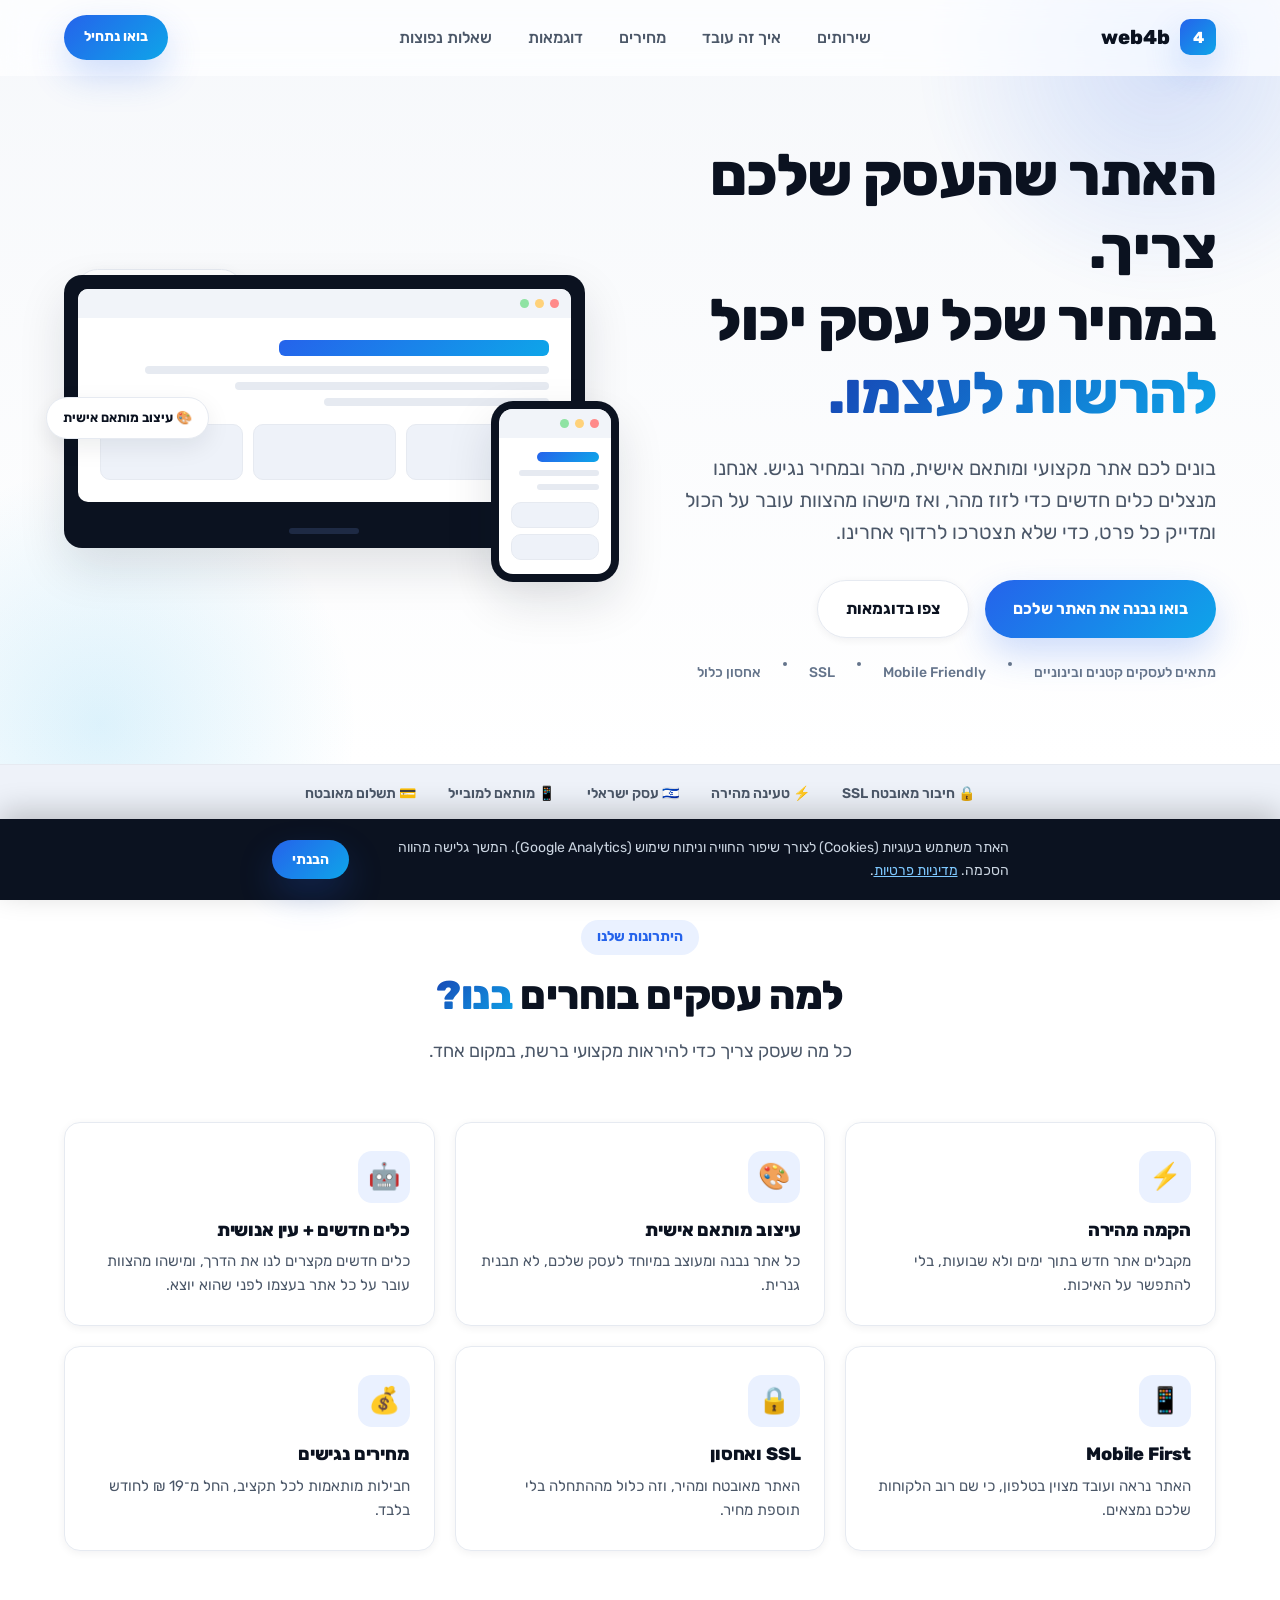
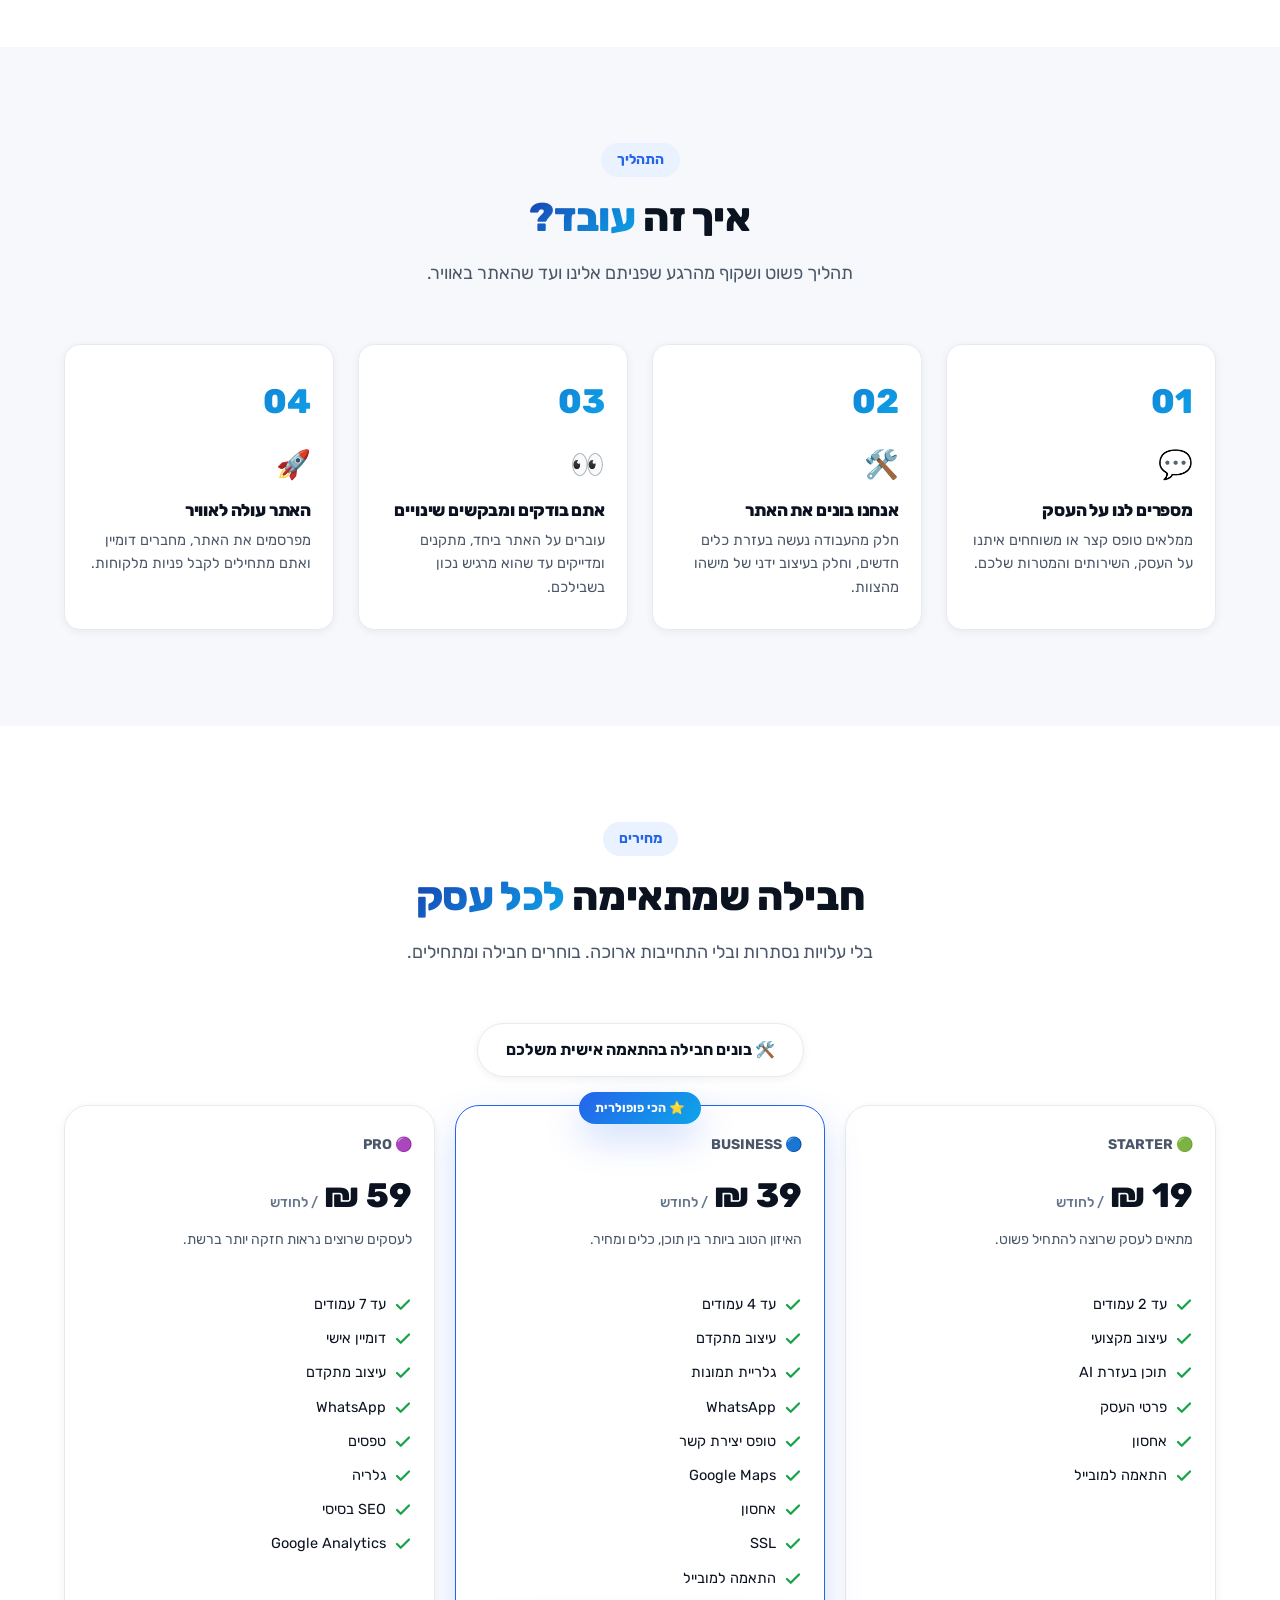
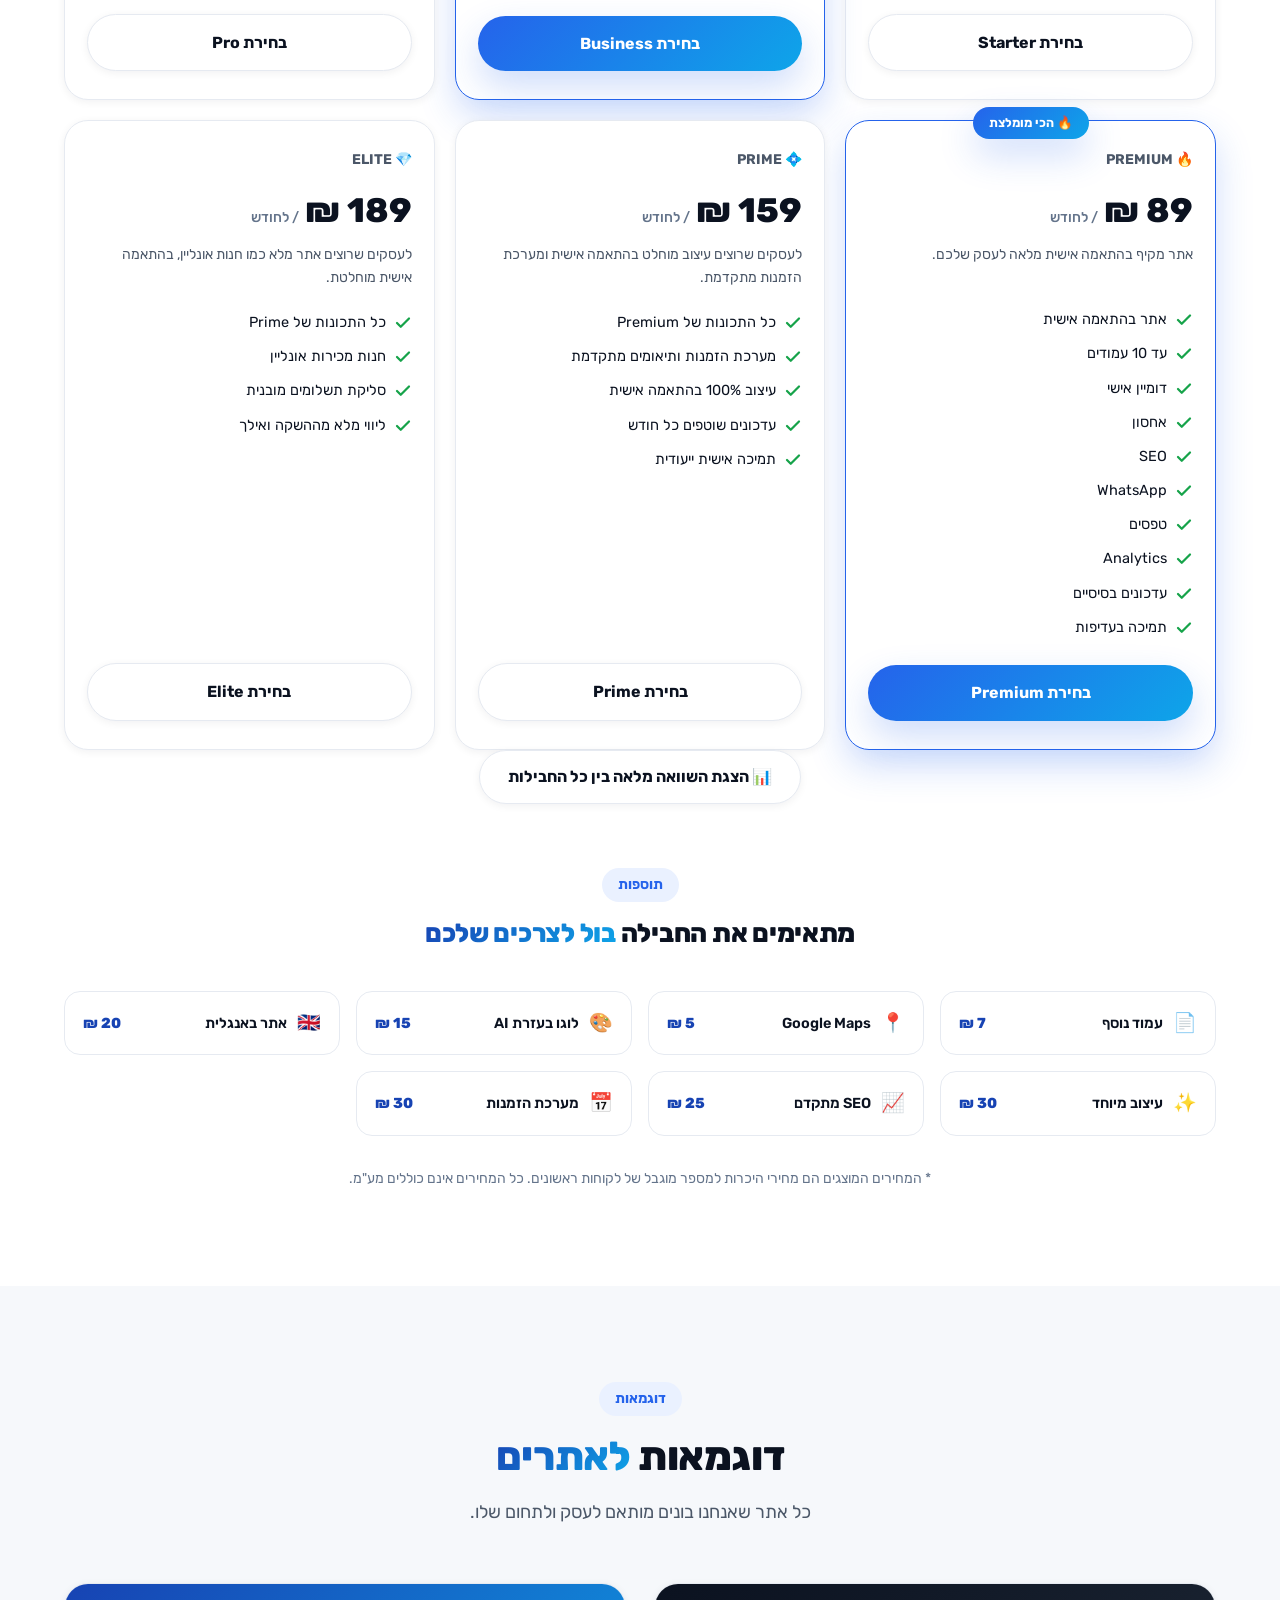
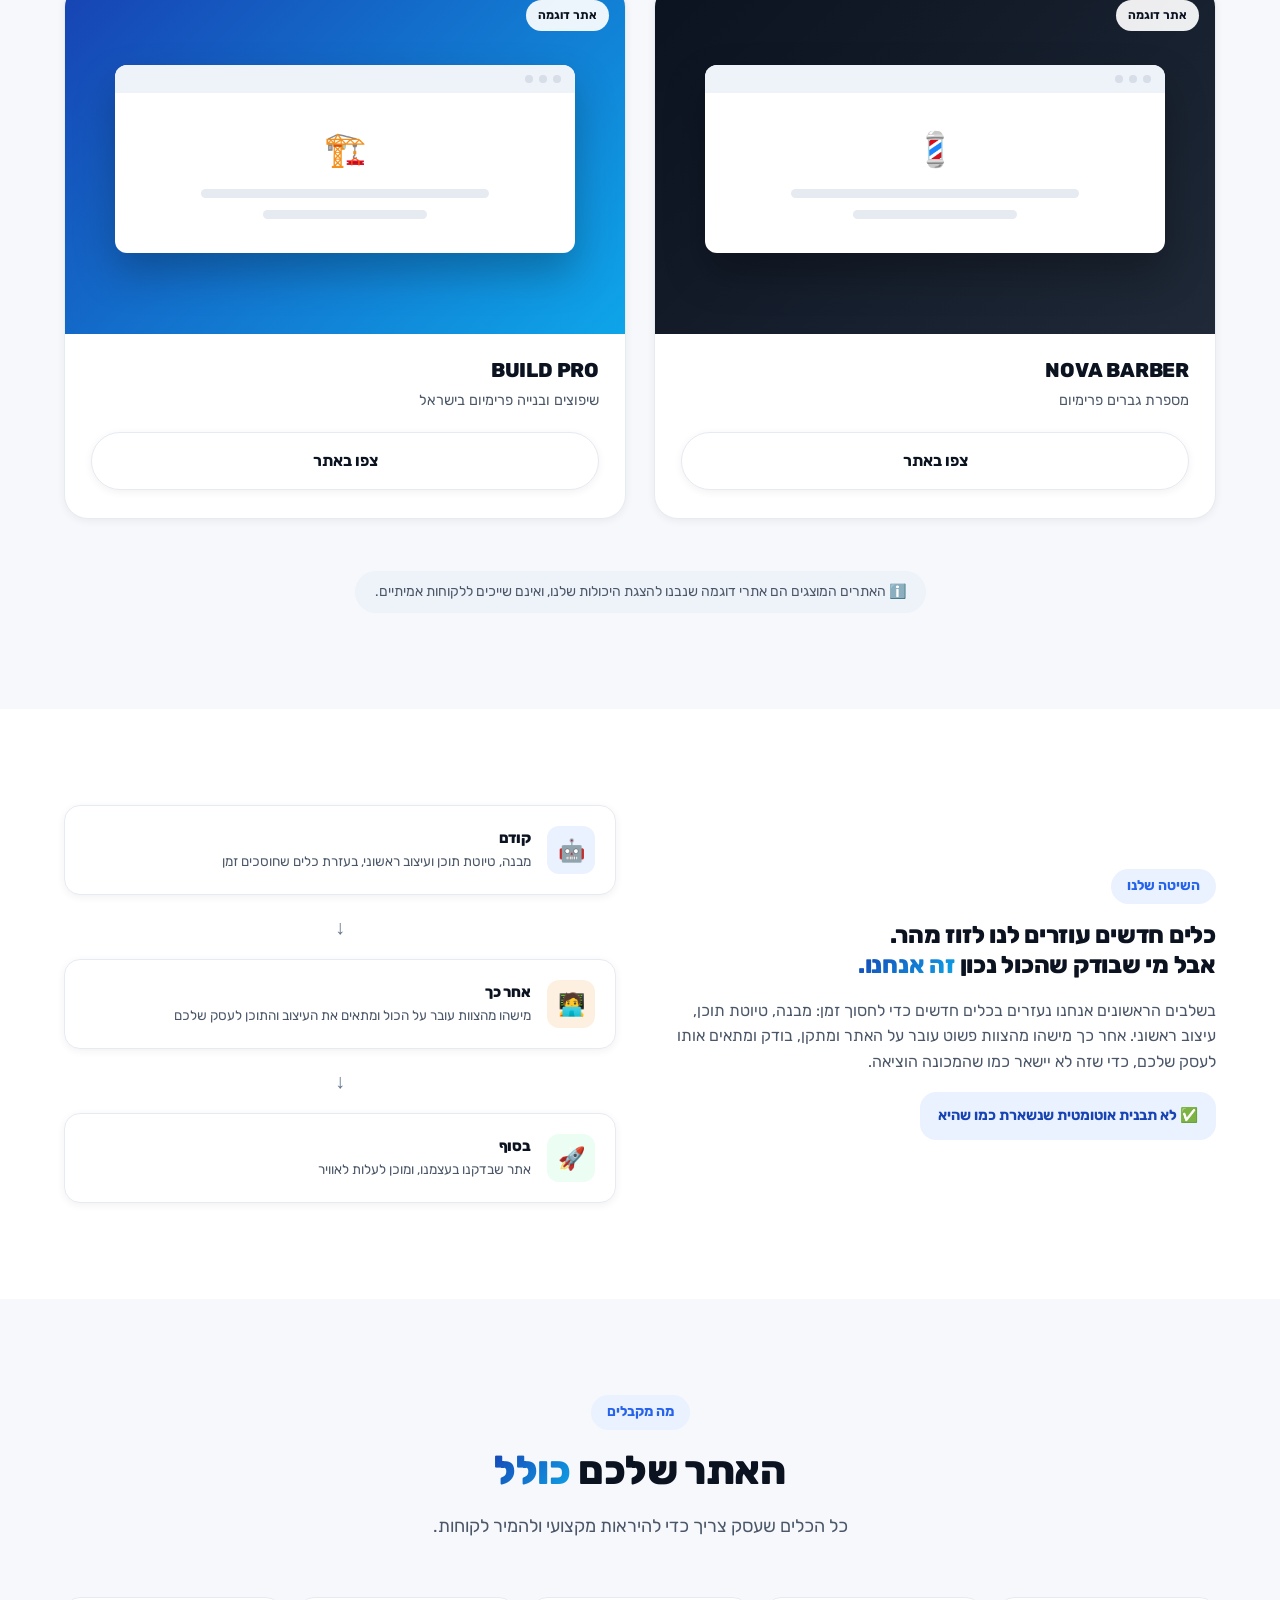
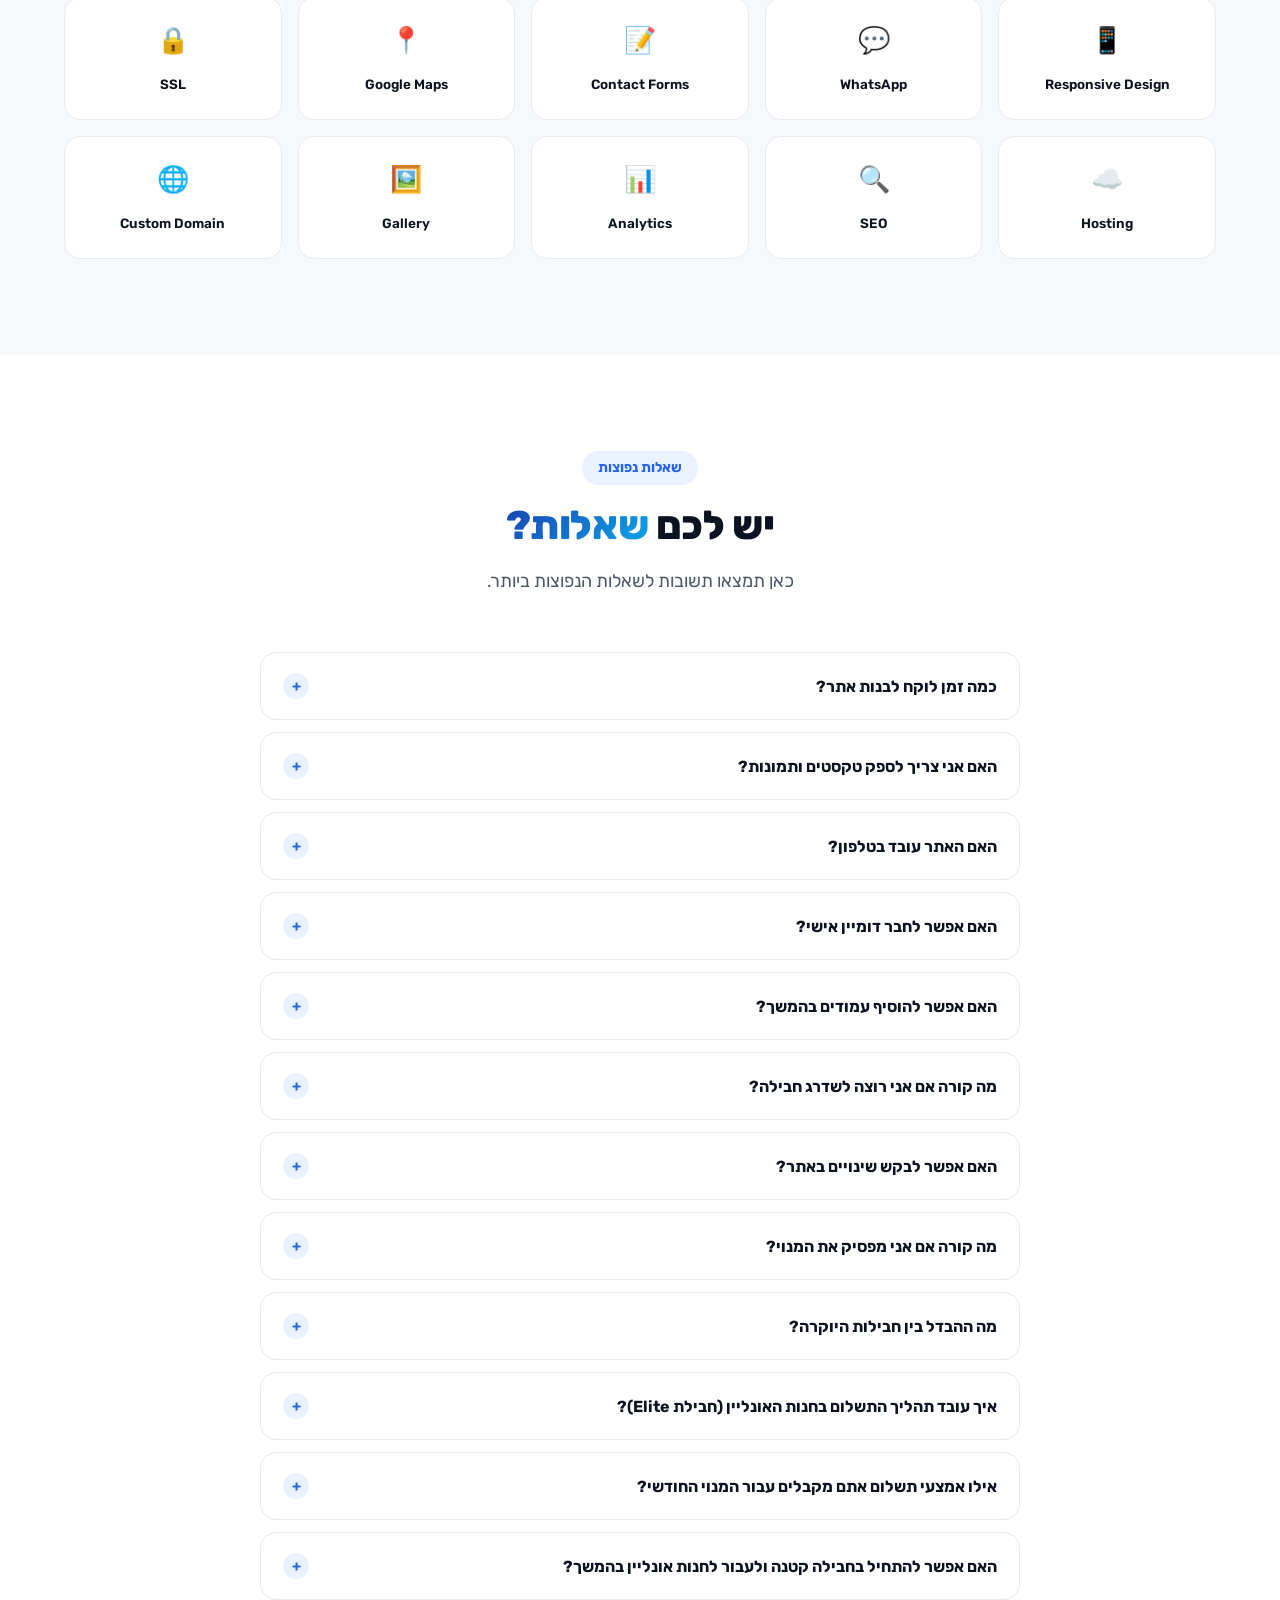
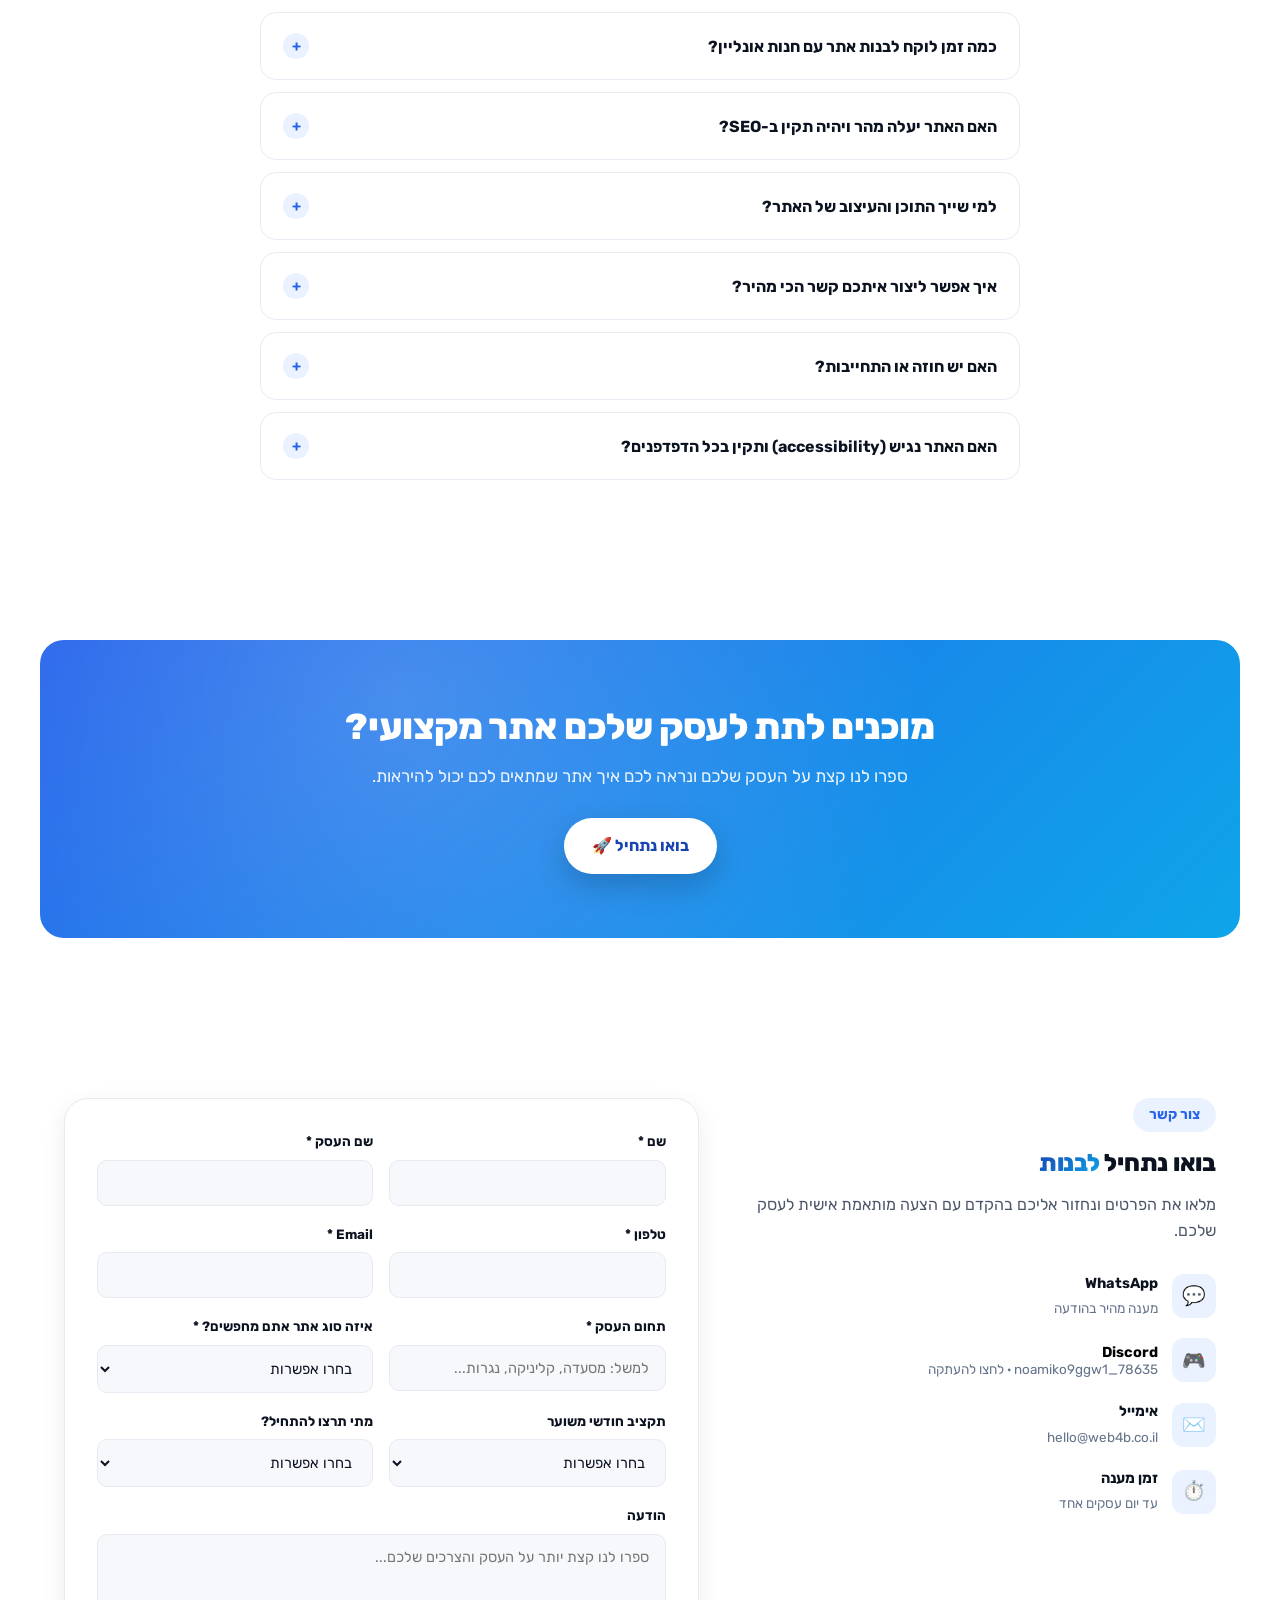
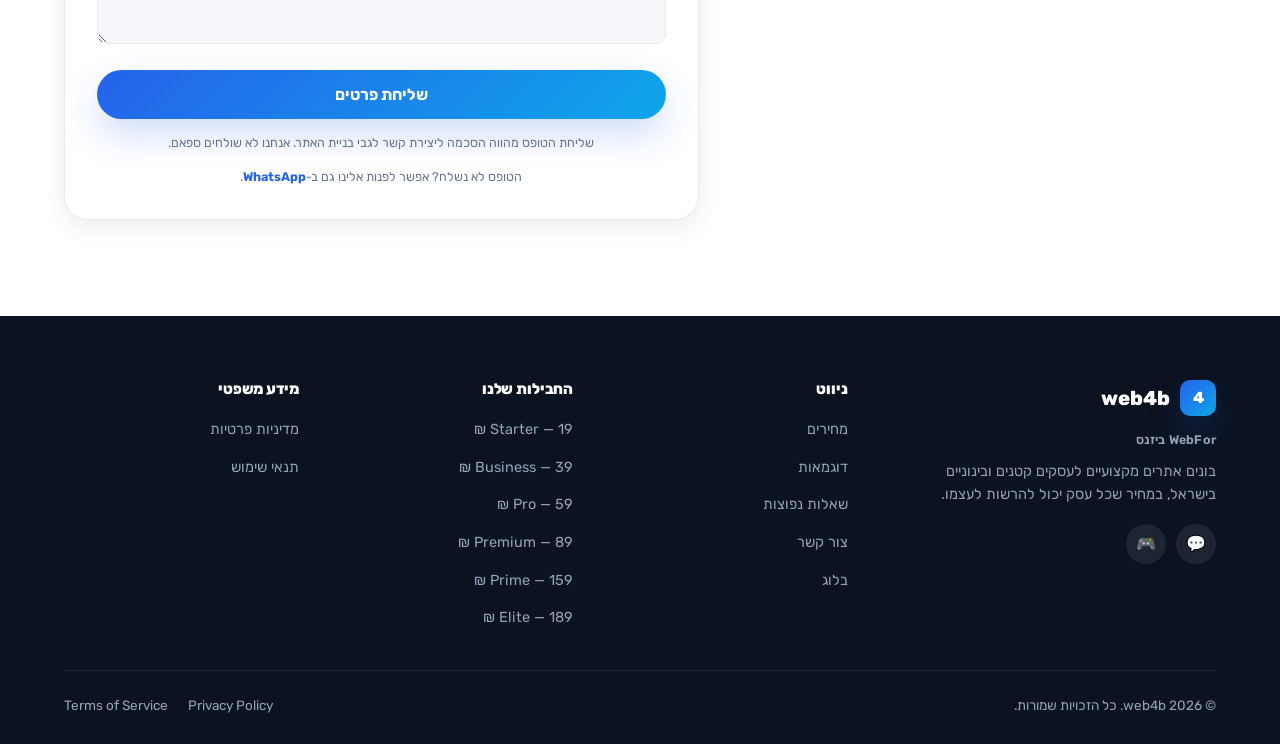
<file: index.html>
<!DOCTYPE html>
<html lang="he" dir="rtl">
<head>
<link rel="preconnect" href="https://www.googletagmanager.com">
<link rel="preconnect" href="https://www.google-analytics.com">
<!-- Google tag (gtag.js) -->
<script async src="https://www.googletagmanager.com/gtag/js?id=G-R5BKB7G1ZN"></script>
<script>
  window.dataLayer = window.dataLayer || [];
  function gtag(){dataLayer.push(arguments);}
  gtag('js', new Date());

  gtag('config', 'G-R5BKB7G1ZN');
</script>
<script>document.documentElement.classList.add('js');</script>
<meta name="google-site-verification" content="627lhtb9N9b5PJyWf_SXw7WtoIRYFucgPKb1ljhiiQE" />
<meta charset="UTF-8">
<meta name="viewport" content="width=device-width, initial-scale=1, viewport-fit=cover">
<title>אתרים מקצועיים לעסקים | web4b</title>
<meta name="description" content="בניית אתרים מקצועיים לעסקים בעזרת AI + עיצוב והתאמה אישיים. חבילות החל מ־19 ₪ לחודש.">
<meta name="keywords" content="בניית אתרים, אתר לעסק, אתר עם AI, אתר קטן ובינוני, בניית אתרים בעברית, אתר תדמית">
<meta name="author" content="web4b">
<link rel="canonical" href="https://trjgjfndjgfd.github.io/">

<!-- Open Graph -->
<meta property="og:type" content="website">
<meta property="og:locale" content="he_IL">
<meta property="og:title" content="אתרים מקצועיים לעסקים | web4b">
<meta property="og:description" content="בניית אתרים מקצועיים לעסקים בעזרת AI + עיצוב והתאמה אישיים. חבילות החל מ־19 ₪ לחודש.">
<meta property="og:image" content="/assets/og-image.svg">
<meta property="og:site_name" content="web4b">

<meta name="twitter:card" content="summary_large_image">
<meta name="twitter:title" content="אתרים מקצועיים לעסקים | web4b">
<meta name="twitter:description" content="בניית אתרים מקצועיים לעסקים בעזרת AI + עיצוב והתאמה אישיים. חבילות החל מ־19 ₪ לחודש.">

<link rel="icon" type="image/svg+xml" href="/assets/favicon.svg">
<link rel="apple-touch-icon" href="/assets/apple-touch-icon.png">
<link rel="manifest" href="/manifest.json">
<meta name="theme-color" content="#2563eb">
<meta name="mobile-web-app-capable" content="yes">
<meta name="apple-mobile-web-app-capable" content="yes">
<meta name="apple-mobile-web-app-status-bar-style" content="default">
<meta name="apple-mobile-web-app-title" content="web4b">

<link rel="preconnect" href="https://fonts.googleapis.com">
<link rel="preconnect" href="https://fonts.gstatic.com" crossorigin>
<link href="https://fonts.googleapis.com/css2?family=Rubik:wght@400;500;600;700;800&display=swap" rel="stylesheet">

<link rel="stylesheet" href="/css/style.min.css">

<script type="application/ld+json">
{
  "@context": "https://schema.org",
  "@type": "ProfessionalService",
  "name": "web4b",
  "alternateName": "WebFor ביזנס",
  "description": "בניית אתרים מקצועיים לעסקים קטנים ובינוניים בישראל בעזרת AI ועיצוב אנושי.",
  "areaServed": "IL",
  "priceRange": "19-89 ILS",
  "url": "https://trjgjfndjgfd.github.io/"
}
</script>
<script type="application/ld+json">
{
  "@context": "https://schema.org",
  "@type": "FAQPage",
  "mainEntity": [
    {
      "@type": "Question",
      "name": "כמה זמן לוקח לבנות אתר?",
      "acceptedAnswer": {
        "@type": "Answer",
        "text": "בדרך כלל בין 3 ל־7 ימי עבודה, בהתאם לחבילה ולכמות התוכן שנקבל מכם."
      }
    },
    {
      "@type": "Question",
      "name": "האם אני צריך לספק טקסטים ותמונות?",
      "acceptedAnswer": {
        "@type": "Answer",
        "text": "לא חייבים. אם יש לכם חומרים נשתמש בהם, ואם אין - נכתוב עבורכם תוכן מקצועי ונתאים אותו לעסק."
      }
    },
    {
      "@type": "Question",
      "name": "האם האתר עובד בטלפון?",
      "acceptedAnswer": {
        "@type": "Answer",
        "text": "כן, וזה למעשה המקום שאנחנו מתמקדים בו הכי הרבה - כי רוב הלקוחות שלכם יגיעו לאתר מהטלפון. אנחנו בודקים את זה בפועל, לא רק מסתמכים על ההנחה."
      }
    },
    {
      "@type": "Question",
      "name": "האם אפשר לחבר דומיין אישי?",
      "acceptedAnswer": {
        "@type": "Answer",
        "text": "כן, דומיין אישי כלול בחבילות Pro ו-Premium, וניתן להוסיפו גם לחבילות אחרות בתוספת תשלום."
      }
    },
    {
      "@type": "Question",
      "name": "האם אפשר להוסיף עמודים בהמשך?",
      "acceptedAnswer": {
        "@type": "Answer",
        "text": "כן, אפשר להוסיף עמודים בכל שלב, בתוספת תשלום קטנה לעמוד."
      }
    },
    {
      "@type": "Question",
      "name": "מה קורה אם אני רוצה לשדרג חבילה?",
      "acceptedAnswer": {
        "@type": "Answer",
        "text": "אפשר לשדרג בכל רגע. נשלים עבורכם את מה שחסר בחבילה החדשה ונעביר אתכם אליה בלי לאבד תוכן קיים."
      }
    },
    {
      "@type": "Question",
      "name": "האם אפשר לבקש שינויים באתר?",
      "acceptedAnswer": {
        "@type": "Answer",
        "text": "כן. לפני העלייה לאוויר יש סבב בדיקה ותיקונים, ולאחר מכן ניתן לבקש עדכונים בהתאם לחבילה."
      }
    },
    {
      "@type": "Question",
      "name": "מה קורה אם אני מפסיק את המנוי?",
      "acceptedAnswer": {
        "@type": "Answer",
        "text": "אין התחייבות לטווח ארוך. אם תפסיקו את המנוי, האתר יורד מהאוויר אך התוכן נשמר לתקופה מוגבלת למקרה שתרצו לחזור."
      }
    },
    {
      "@type": "Question",
      "name": "מה ההבדל בין חבילות היוקרה?",
      "acceptedAnswer": {
        "@type": "Answer",
        "text": "Premium מתאים לאתר תדמית מקיף בהתאמה אישית מלאה. Prime מוסיף עליו מערכת הזמנות ותיאומים מתקדמת ותמיכה ייעודית. Elite מתאים לעסקים שרוצים גם חנות מכירות אונליין מלאה עם סליקת תשלומים מובנית."
      }
    },
    {
      "@type": "Question",
      "name": "איך עובד תהליך התשלום בחנות האונליין (חבילת Elite)?",
      "acceptedAnswer": {
        "@type": "Answer",
        "text": "אנחנו מגדירים לכם מערכת סליקה מאובטחת ישירות בחנות, כך שהלקוחות שלכם משלמים בכרטיס אשראי בבטחה. הכספים עוברים ישירות לחשבון שלכם. אנחנו רק בונים ומגדירים את המערכת בשבילכם, לא מתערבים בכסף עצמו."
      }
    },
    {
      "@type": "Question",
      "name": "אילו אמצעי תשלום אתם מקבלים עבור המנוי החודשי?",
      "acceptedAnswer": {
        "@type": "Answer",
        "text": "כרגע ניתן לשלם את המנוי החודשי באמצעות Bit, PayBox או PayPal. נעדכן בהמשך אם יתווספו אמצעי תשלום נוספים."
      }
    },
    {
      "@type": "Question",
      "name": "האם אפשר להתחיל בחבילה קטנה ולעבור לחנות אונליין בהמשך?",
      "acceptedAnswer": {
        "@type": "Answer",
        "text": "כן. אפשר להתחיל למשל ב-Starter או Business, ובהמשך לשדרג ל-Elite עם חנות אונליין מלאה, בלי לאבד את התוכן והעיצוב שכבר יש."
      }
    },
    {
      "@type": "Question",
      "name": "כמה זמן לוקח לבנות אתר עם חנות אונליין?",
      "acceptedAnswer": {
        "@type": "Answer",
        "text": "אתר עם חנות אונליין (חבילת Elite) דורש הגדרה נוספת של קטלוג מוצרים וסליקה, כך שזמן הבנייה הממוצע הוא כ-7–10 ימי עבודה, בהתאם לכמות המוצרים."
      }
    },
    {
      "@type": "Question",
      "name": "האם האתר יעלה מהר ויהיה תקין ב-SEO?",
      "acceptedAnswer": {
        "@type": "Answer",
        "text": "כל האתרים שלנו נבנים עם קוד נקי ומהיר, תמונות מותאמות וטעינה מהירה, ועם מבנה SEO בסיסי מובנה כדי שתופיעו טוב יותר בתוצאות החיפוש בגוגל."
      }
    },
    {
      "@type": "Question",
      "name": "למי שייך התוכן והעיצוב של האתר?",
      "acceptedAnswer": {
        "@type": "Answer",
        "text": "התוכן והעיצוב שייכים לעסק שלכם, בתנאי שהשירות שולם במלואו. הפרטים המדויקים בתנאי השימוש."
      }
    },
    {
      "@type": "Question",
      "name": "איך אפשר ליצור איתכם קשר הכי מהיר?",
      "acceptedAnswer": {
        "@type": "Answer",
        "text": "הדרך הכי מהירה היא טופס יצירת הקשר באתר או פנייה בדיסקורד. אנחנו משתדלים לחזור עד יום עסקים אחד."
      }
    },
    {
      "@type": "Question",
      "name": "האם יש חוזה או התחייבות?",
      "acceptedAnswer": {
        "@type": "Answer",
        "text": "אין חוזה או התחייבות לטווח ארוך. כל החבילות הן מנוי חודשי שאפשר להפסיק בכל עת."
      }
    },
    {
      "@type": "Question",
      "name": "האם האתר נגיש (accessibility) ותקין בכל הדפדפנים?",
      "acceptedAnswer": {
        "@type": "Answer",
        "text": "כן. אנחנו בונים עם עקרונות נגישות בסיסיים, כמו ניגודיות צבעים תקינה וניווט מקלדת, והאתר נבדק ומותאם לדפדפנים המרכזיים ולמובייל."
      }
    }
  ]
}
</script>
</head>
<body>
<a href="#main" class="skip-link">דלגו לתוכן הראשי</a>

<!-- ================= NAVBAR ================= -->
<header class="navbar" id="navbar">
  <div class="container">
    <a href="#top" class="logo">
      <span class="logo-mark">4</span>
      web4b
    </a>

    <nav class="nav-links" aria-label="ניווט ראשי">
      <a href="#features">שירותים</a>
      <a href="#how">איך זה עובד</a>
      <a href="#pricing">מחירים</a>
      <a href="#portfolio">דוגמאות</a>
      <a href="#faq">שאלות נפוצות</a>
    </nav>

    <div class="nav-actions">
      <a href="#contact" class="btn btn-primary btn-sm nav-cta">בואו נתחיל</a>
      <button class="hamburger" id="hamburger" aria-label="פתיחת תפריט" aria-expanded="false" aria-controls="mobile-menu">
        <span></span><span></span><span></span>
      </button>
    </div>
  </div>
</header>

<nav class="mobile-menu" id="mobile-menu" aria-label="ניווט מובייל">
  <a href="#features">שירותים</a>
  <a href="#how">איך זה עובד</a>
  <a href="#pricing">מחירים</a>
  <a href="#portfolio">דוגמאות</a>
  <a href="#faq">שאלות נפוצות</a>
  <a href="#contact" class="btn btn-primary btn-block">בואו נתחיל</a>
</nav>

<main id="main">

<!-- ================= HERO ================= -->
<section class="hero" id="top">
  <div class="container">
    <div class="hero-content reveal">
      <h1 class="hero-title">האתר שהעסק שלכם צריך.<br>במחיר שכל עסק יכול <span class="text-gradient">להרשות לעצמו.</span></h1>
      <p class="hero-sub">בונים לכם אתר מקצועי ומותאם אישית, מהר ובמחיר נגיש. אנחנו מנצלים כלים חדשים כדי לזוז מהר, ואז מישהו מהצוות עובר על הכול ומדייק כל פרט, כדי שלא תצטרכו לרדוף אחרינו.</p>
      <div class="hero-actions">
        <a href="#contact" class="btn btn-primary">בואו נבנה את האתר שלכם</a>
        <a href="#portfolio" class="btn btn-secondary">צפו בדוגמאות</a>
      </div>
      <div class="hero-badges">
        <span>מתאים לעסקים קטנים ובינוניים</span>
        <i class="dot"></i>
        <span>Mobile Friendly</span>
        <i class="dot"></i>
        <span>SSL</span>
        <i class="dot"></i>
        <span>אחסון כלול</span>
      </div>
    </div>

    <div class="hero-visual reveal">
      <div class="float-chip chip-1">⚡ אתר חדש בכמה ימים</div>
      <div class="mock-laptop">
        <div class="mock-screen">
          <div class="mock-topbar"><span></span><span></span><span></span></div>
          <div class="mock-body">
            <div class="mock-hero-bar"></div>
            <div class="mock-line w-90"></div>
            <div class="mock-line w-70"></div>
            <div class="mock-line w-50"></div>
            <div class="mock-cards">
              <div class="mock-card"></div>
              <div class="mock-card"></div>
              <div class="mock-card"></div>
            </div>
          </div>
        </div>
      </div>
      <div class="mock-phone">
        <div class="mock-screen">
          <div class="mock-topbar"><span></span><span></span><span></span></div>
          <div class="mock-body">
            <div class="mock-hero-bar"></div>
            <div class="mock-line w-90"></div>
            <div class="mock-line w-70"></div>
            <div class="mock-cards">
              <div class="mock-card"></div>
              <div class="mock-card"></div>
            </div>
          </div>
        </div>
      </div>
      <div class="float-chip chip-2">🎨 עיצוב מותאם אישית</div>
    </div>
  </div>
</section>

<!-- ================= TRUST BAR ================= -->
<div class="trust-bar" aria-label="תגי אמון">
  <div class="container trust-bar-inner">
    <span class="trust-bar-item">🔒 חיבור מאובטח SSL</span>
    <span class="trust-bar-item">⚡ טעינה מהירה</span>
    <span class="trust-bar-item">🇮🇱 עסק ישראלי</span>
    <span class="trust-bar-item">📱 מותאם למובייל</span>
    <span class="trust-bar-item">💳 תשלום מאובטח</span>
  </div>
</div>

<!-- ================= TRUST ================= -->
<section class="section" id="features" aria-labelledby="trust-title">
  <div class="container">
    <div class="section-head reveal">
      <span class="eyebrow">היתרונות שלנו</span>
      <h2 class="section-title" id="trust-title">למה עסקים בוחרים <span class="text-gradient">בנו?</span></h2>
      <p class="section-sub">כל מה שעסק צריך כדי להיראות מקצועי ברשת, במקום אחד.</p>
    </div>

    <div class="trust-grid reveal-stagger reveal">
      <div class="trust-card">
        <div class="trust-icon">⚡</div>
        <h3>הקמה מהירה</h3>
        <p>מקבלים אתר חדש בתוך ימים ולא שבועות, בלי להתפשר על האיכות.</p>
      </div>
      <div class="trust-card">
        <div class="trust-icon">🎨</div>
        <h3>עיצוב מותאם אישית</h3>
        <p>כל אתר נבנה ומעוצב במיוחד לעסק שלכם, לא תבנית גנרית.</p>
      </div>
      <div class="trust-card">
        <div class="trust-icon">🤖</div>
        <h3>כלים חדשים + עין אנושית</h3>
        <p>כלים חדשים מקצרים לנו את הדרך, ומישהו מהצוות עובר על כל אתר בעצמו לפני שהוא יוצא.</p>
      </div>
      <div class="trust-card">
        <div class="trust-icon">📱</div>
        <h3>Mobile First</h3>
        <p>האתר נראה ועובד מצוין בטלפון, כי שם רוב הלקוחות שלכם נמצאים.</p>
      </div>
      <div class="trust-card">
        <div class="trust-icon">🔒</div>
        <h3>SSL ואחסון</h3>
        <p>האתר מאובטח ומהיר, וזה כלול מההתחלה בלי תוספת מחיר.</p>
      </div>
      <div class="trust-card">
        <div class="trust-icon">💰</div>
        <h3>מחירים נגישים</h3>
        <p>חבילות מותאמות לכל תקציב, החל מ־19 ₪ לחודש בלבד.</p>
      </div>
    </div>
  </div>
</section>

<!-- ================= HOW IT WORKS ================= -->
<section class="section section-bg-soft" id="how" aria-labelledby="how-title">
  <div class="container">
    <div class="section-head reveal">
      <span class="eyebrow">התהליך</span>
      <h2 class="section-title" id="how-title">איך זה <span class="text-gradient">עובד?</span></h2>
      <p class="section-sub">תהליך פשוט ושקוף מהרגע שפניתם אלינו ועד שהאתר באוויר.</p>
    </div>

    <div class="steps reveal-stagger reveal">
      <div class="step-card">
        <div class="step-num">01</div>
        <div class="step-emoji">💬</div>
        <h3>מספרים לנו על העסק</h3>
        <p>ממלאים טופס קצר או משוחחים איתנו על העסק, השירותים והמטרות שלכם.</p>
      </div>
      <div class="step-card">
        <div class="step-num">02</div>
        <div class="step-emoji">🛠️</div>
        <h3>אנחנו בונים את האתר</h3>
        <p>חלק מהעבודה נעשה בעזרת כלים חדשים, וחלק בעיצוב ידני של מישהו מהצוות.</p>
      </div>
      <div class="step-card">
        <div class="step-num">03</div>
        <div class="step-emoji">👀</div>
        <h3>אתם בודקים ומבקשים שינויים</h3>
        <p>עוברים על האתר ביחד, מתקנים ומדייקים עד שהוא מרגיש נכון בשבילכם.</p>
      </div>
      <div class="step-card">
        <div class="step-num">04</div>
        <div class="step-emoji">🚀</div>
        <h3>האתר עולה לאוויר</h3>
        <p>מפרסמים את האתר, מחברים דומיין ואתם מתחילים לקבל פניות מלקוחות.</p>
      </div>
    </div>
  </div>
</section>

<!-- ================= PRICING ================= -->
<section class="section" id="pricing" aria-labelledby="pricing-title">
  <div class="container">
    <div class="section-head reveal">
      <span class="eyebrow">מחירים</span>
      <h2 class="section-title" id="pricing-title">חבילה שמתאימה <span class="text-gradient">לכל עסק</span></h2>
      <p class="section-sub">בלי עלויות נסתרות ובלי התחייבות ארוכה. בוחרים חבילה ומתחילים.</p>
    </div>

    <div class="quiz-toggle-wrap reveal">
      <button type="button" class="btn btn-secondary" id="builder-toggle" aria-expanded="false" aria-controls="package-builder">🛠️ בונים חבילה בהתאמה אישית משלכם</button>
    </div>

    <div class="plan-quiz" id="package-builder" hidden>
      <div class="quiz-question">
        <p class="builder-base-note">כל אתר כולל בסיס קבוע: עיצוב מקצועי, אחסון, SSL והתאמה למובייל, ב-<strong>19 ₪ לחודש</strong>. משם תבחרו כל תוספת שרלוונטית לכם, בלי להיות נעולים לחבילה מסוימת.</p>
      </div>
      <div class="quiz-question">
        <label>כמה עמודים אתם צריכים בסך הכל?</label>
        <select id="builder-pages">
          <option value="2" data-price="0" selected>עד 2 עמודים (כלול בבסיס)</option>
          <option value="4" data-price="20">3-4 עמודים</option>
          <option value="7" data-price="40">5-7 עמודים</option>
          <option value="10" data-price="70">8-10 עמודים</option>
        </select>
      </div>
      <div class="quiz-question">
        <label>בחרו כל תוספת שרלוונטית לכם (אין הגבלה על כמות)</label>
        <div class="builder-options">
          <label class="builder-option"><input type="checkbox" data-addon="design" data-price="30"> עיצוב בהתאמה אישית מלאה (100%, לא תבנית) <span class="builder-option-price">+30 ₪</span></label>
          <label class="builder-option"><input type="checkbox" data-addon="domain" data-price="15"> דומיין אישי (כתובת משלכם) <span class="builder-option-price">+15 ₪</span></label>
          <label class="builder-option"><input type="checkbox" data-addon="store" data-price="60"> חנות אונליין + סליקת תשלומים <span class="builder-option-price">+60 ₪</span></label>
          <label class="builder-option"><input type="checkbox" data-addon="booking" data-price="40"> מערכת הזמנות ותיאומים מתקדמת <span class="builder-option-price">+40 ₪</span></label>
          <label class="builder-option"><input type="checkbox" data-addon="updates" data-price="25"> עדכונים שוטפים כל חודש <span class="builder-option-price">+25 ₪</span></label>
          <label class="builder-option"><input type="checkbox" data-addon="seo" data-price="20"> SEO מתקדם <span class="builder-option-price">+20 ₪</span></label>
          <label class="builder-option"><input type="checkbox" data-addon="analytics" data-price="8"> Google Analytics <span class="builder-option-price">+8 ₪</span></label>
          <label class="builder-option"><input type="checkbox" data-addon="gallery" data-price="12"> גלריית תמונות מורחבת <span class="builder-option-price">+12 ₪</span></label>
          <label class="builder-option"><input type="checkbox" data-addon="blog" data-price="18"> בלוג / מאמרים <span class="builder-option-price">+18 ₪</span></label>
          <label class="builder-option"><input type="checkbox" data-addon="english" data-price="25"> אתר דו-לשוני (עברית + אנגלית) <span class="builder-option-price">+25 ₪</span></label>
          <label class="builder-option"><input type="checkbox" data-addon="social" data-price="12"> אינטגרציה עם אינסטגרם/פייסבוק <span class="builder-option-price">+12 ₪</span></label>
          <label class="builder-option"><input type="checkbox" data-addon="newsletter" data-price="20"> מערכת ניוזלטר / דיוור במייל <span class="builder-option-price">+20 ₪</span></label>
          <label class="builder-option"><input type="checkbox" data-addon="priority" data-price="15"> תמיכה בעדיפות (מענה מהיר) <span class="builder-option-price">+15 ₪</span></label>
        </div>
      </div>
      <div class="builder-total" id="builder-total">סה"כ חודשי משוער: <strong>19 ₪</strong></div>
      <button type="button" class="btn btn-primary" id="builder-submit">קבלו הצעת מחיר לפי הבחירה שלי</button>
      <p class="builder-note">זו הערכה כללית בלבד. נדייק אותה איתכם לפי הצרכים המדויקים של העסק.</p>
    </div>

    <div class="pricing-grid reveal-stagger reveal">

      <!-- Starter -->
      <div class="price-card">
        <div class="price-tier">🟢 STARTER</div>
        <div class="price-amount"><span class="num">19 ₪</span><span class="per">/ לחודש</span></div>
        <p class="price-desc">מתאים לעסק שרוצה להתחיל פשוט.</p>
        <ul class="price-features">
          <li><svg width="18" height="18" viewBox="0 0 24 24" fill="none" stroke="currentColor" stroke-width="3" stroke-linecap="round" stroke-linejoin="round" aria-hidden="true"><polyline points="20 6 9 17 4 12"></polyline></svg> עד 2 עמודים</li>
          <li><svg width="18" height="18" viewBox="0 0 24 24" fill="none" stroke="currentColor" stroke-width="3" stroke-linecap="round" stroke-linejoin="round" aria-hidden="true"><polyline points="20 6 9 17 4 12"></polyline></svg> עיצוב מקצועי</li>
          <li><svg width="18" height="18" viewBox="0 0 24 24" fill="none" stroke="currentColor" stroke-width="3" stroke-linecap="round" stroke-linejoin="round" aria-hidden="true"><polyline points="20 6 9 17 4 12"></polyline></svg> תוכן בעזרת AI</li>
          <li><svg width="18" height="18" viewBox="0 0 24 24" fill="none" stroke="currentColor" stroke-width="3" stroke-linecap="round" stroke-linejoin="round" aria-hidden="true"><polyline points="20 6 9 17 4 12"></polyline></svg> פרטי העסק</li>
          <li><svg width="18" height="18" viewBox="0 0 24 24" fill="none" stroke="currentColor" stroke-width="3" stroke-linecap="round" stroke-linejoin="round" aria-hidden="true"><polyline points="20 6 9 17 4 12"></polyline></svg> אחסון</li>
          <li><svg width="18" height="18" viewBox="0 0 24 24" fill="none" stroke="currentColor" stroke-width="3" stroke-linecap="round" stroke-linejoin="round" aria-hidden="true"><polyline points="20 6 9 17 4 12"></polyline></svg> התאמה למובייל</li>
        </ul>
        <a href="#contact" class="btn btn-secondary btn-block" data-plan="Starter">בחירת Starter</a>
      </div>

      <!-- Business -->
      <div class="price-card is-featured">
        <div class="price-badge">⭐ הכי פופולרית</div>
        <div class="price-tier">🔵 BUSINESS</div>
        <div class="price-amount"><span class="num">39 ₪</span><span class="per">/ לחודש</span></div>
        <p class="price-desc">האיזון הטוב ביותר בין תוכן, כלים ומחיר.</p>
        <ul class="price-features">
          <li><svg width="18" height="18" viewBox="0 0 24 24" fill="none" stroke="currentColor" stroke-width="3" stroke-linecap="round" stroke-linejoin="round" aria-hidden="true"><polyline points="20 6 9 17 4 12"></polyline></svg> עד 4 עמודים</li>
          <li><svg width="18" height="18" viewBox="0 0 24 24" fill="none" stroke="currentColor" stroke-width="3" stroke-linecap="round" stroke-linejoin="round" aria-hidden="true"><polyline points="20 6 9 17 4 12"></polyline></svg> עיצוב מתקדם</li>
          <li><svg width="18" height="18" viewBox="0 0 24 24" fill="none" stroke="currentColor" stroke-width="3" stroke-linecap="round" stroke-linejoin="round" aria-hidden="true"><polyline points="20 6 9 17 4 12"></polyline></svg> גלריית תמונות</li>
          <li><svg width="18" height="18" viewBox="0 0 24 24" fill="none" stroke="currentColor" stroke-width="3" stroke-linecap="round" stroke-linejoin="round" aria-hidden="true"><polyline points="20 6 9 17 4 12"></polyline></svg> WhatsApp</li>
          <li><svg width="18" height="18" viewBox="0 0 24 24" fill="none" stroke="currentColor" stroke-width="3" stroke-linecap="round" stroke-linejoin="round" aria-hidden="true"><polyline points="20 6 9 17 4 12"></polyline></svg> טופס יצירת קשר</li>
          <li><svg width="18" height="18" viewBox="0 0 24 24" fill="none" stroke="currentColor" stroke-width="3" stroke-linecap="round" stroke-linejoin="round" aria-hidden="true"><polyline points="20 6 9 17 4 12"></polyline></svg> Google Maps</li>
          <li><svg width="18" height="18" viewBox="0 0 24 24" fill="none" stroke="currentColor" stroke-width="3" stroke-linecap="round" stroke-linejoin="round" aria-hidden="true"><polyline points="20 6 9 17 4 12"></polyline></svg> אחסון</li>
          <li><svg width="18" height="18" viewBox="0 0 24 24" fill="none" stroke="currentColor" stroke-width="3" stroke-linecap="round" stroke-linejoin="round" aria-hidden="true"><polyline points="20 6 9 17 4 12"></polyline></svg> SSL</li>
          <li><svg width="18" height="18" viewBox="0 0 24 24" fill="none" stroke="currentColor" stroke-width="3" stroke-linecap="round" stroke-linejoin="round" aria-hidden="true"><polyline points="20 6 9 17 4 12"></polyline></svg> התאמה למובייל</li>
        </ul>
        <a href="#contact" class="btn btn-primary btn-block" data-plan="Business">בחירת Business</a>
      </div>

      <!-- Pro -->
      <div class="price-card">
        <div class="price-tier">🟣 PRO</div>
        <div class="price-amount"><span class="num">59 ₪</span><span class="per">/ לחודש</span></div>
        <p class="price-desc">לעסקים שרוצים נראות חזקה יותר ברשת.</p>
        <ul class="price-features">
          <li><svg width="18" height="18" viewBox="0 0 24 24" fill="none" stroke="currentColor" stroke-width="3" stroke-linecap="round" stroke-linejoin="round" aria-hidden="true"><polyline points="20 6 9 17 4 12"></polyline></svg> עד 7 עמודים</li>
          <li><svg width="18" height="18" viewBox="0 0 24 24" fill="none" stroke="currentColor" stroke-width="3" stroke-linecap="round" stroke-linejoin="round" aria-hidden="true"><polyline points="20 6 9 17 4 12"></polyline></svg> דומיין אישי</li>
          <li><svg width="18" height="18" viewBox="0 0 24 24" fill="none" stroke="currentColor" stroke-width="3" stroke-linecap="round" stroke-linejoin="round" aria-hidden="true"><polyline points="20 6 9 17 4 12"></polyline></svg> עיצוב מתקדם</li>
          <li><svg width="18" height="18" viewBox="0 0 24 24" fill="none" stroke="currentColor" stroke-width="3" stroke-linecap="round" stroke-linejoin="round" aria-hidden="true"><polyline points="20 6 9 17 4 12"></polyline></svg> WhatsApp</li>
          <li><svg width="18" height="18" viewBox="0 0 24 24" fill="none" stroke="currentColor" stroke-width="3" stroke-linecap="round" stroke-linejoin="round" aria-hidden="true"><polyline points="20 6 9 17 4 12"></polyline></svg> טפסים</li>
          <li><svg width="18" height="18" viewBox="0 0 24 24" fill="none" stroke="currentColor" stroke-width="3" stroke-linecap="round" stroke-linejoin="round" aria-hidden="true"><polyline points="20 6 9 17 4 12"></polyline></svg> גלריה</li>
          <li><svg width="18" height="18" viewBox="0 0 24 24" fill="none" stroke="currentColor" stroke-width="3" stroke-linecap="round" stroke-linejoin="round" aria-hidden="true"><polyline points="20 6 9 17 4 12"></polyline></svg> SEO בסיסי</li>
          <li><svg width="18" height="18" viewBox="0 0 24 24" fill="none" stroke="currentColor" stroke-width="3" stroke-linecap="round" stroke-linejoin="round" aria-hidden="true"><polyline points="20 6 9 17 4 12"></polyline></svg> Google Analytics</li>
        </ul>
        <a href="#contact" class="btn btn-secondary btn-block" data-plan="Pro">בחירת Pro</a>
      </div>

      <!-- Premium -->
      <div class="price-card is-featured">
        <div class="price-badge">🔥 הכי מומלצת</div>
        <div class="price-tier">🔥 PREMIUM</div>
        <div class="price-amount"><span class="num">89 ₪</span><span class="per">/ לחודש</span></div>
        <p class="price-desc">אתר מקיף בהתאמה אישית מלאה לעסק שלכם.</p>
        <ul class="price-features">
          <li><svg width="18" height="18" viewBox="0 0 24 24" fill="none" stroke="currentColor" stroke-width="3" stroke-linecap="round" stroke-linejoin="round" aria-hidden="true"><polyline points="20 6 9 17 4 12"></polyline></svg> אתר בהתאמה אישית</li>
          <li><svg width="18" height="18" viewBox="0 0 24 24" fill="none" stroke="currentColor" stroke-width="3" stroke-linecap="round" stroke-linejoin="round" aria-hidden="true"><polyline points="20 6 9 17 4 12"></polyline></svg> עד 10 עמודים</li>
          <li><svg width="18" height="18" viewBox="0 0 24 24" fill="none" stroke="currentColor" stroke-width="3" stroke-linecap="round" stroke-linejoin="round" aria-hidden="true"><polyline points="20 6 9 17 4 12"></polyline></svg> דומיין אישי</li>
          <li><svg width="18" height="18" viewBox="0 0 24 24" fill="none" stroke="currentColor" stroke-width="3" stroke-linecap="round" stroke-linejoin="round" aria-hidden="true"><polyline points="20 6 9 17 4 12"></polyline></svg> אחסון</li>
          <li><svg width="18" height="18" viewBox="0 0 24 24" fill="none" stroke="currentColor" stroke-width="3" stroke-linecap="round" stroke-linejoin="round" aria-hidden="true"><polyline points="20 6 9 17 4 12"></polyline></svg> SEO</li>
          <li><svg width="18" height="18" viewBox="0 0 24 24" fill="none" stroke="currentColor" stroke-width="3" stroke-linecap="round" stroke-linejoin="round" aria-hidden="true"><polyline points="20 6 9 17 4 12"></polyline></svg> WhatsApp</li>
          <li><svg width="18" height="18" viewBox="0 0 24 24" fill="none" stroke="currentColor" stroke-width="3" stroke-linecap="round" stroke-linejoin="round" aria-hidden="true"><polyline points="20 6 9 17 4 12"></polyline></svg> טפסים</li>
          <li><svg width="18" height="18" viewBox="0 0 24 24" fill="none" stroke="currentColor" stroke-width="3" stroke-linecap="round" stroke-linejoin="round" aria-hidden="true"><polyline points="20 6 9 17 4 12"></polyline></svg> Analytics</li>
          <li><svg width="18" height="18" viewBox="0 0 24 24" fill="none" stroke="currentColor" stroke-width="3" stroke-linecap="round" stroke-linejoin="round" aria-hidden="true"><polyline points="20 6 9 17 4 12"></polyline></svg> עדכונים בסיסיים</li>
          <li><svg width="18" height="18" viewBox="0 0 24 24" fill="none" stroke="currentColor" stroke-width="3" stroke-linecap="round" stroke-linejoin="round" aria-hidden="true"><polyline points="20 6 9 17 4 12"></polyline></svg> תמיכה בעדיפות</li>
        </ul>
        <a href="#contact" class="btn btn-primary btn-block" data-plan="Premium">בחירת Premium</a>
      </div>

      <!-- Prime -->
      <div class="price-card">
        <div class="price-tier">💠 PRIME</div>
        <div class="price-amount"><span class="num">159 ₪</span><span class="per">/ לחודש</span></div>
        <p class="price-desc">לעסקים שרוצים עיצוב מוחלט בהתאמה אישית ומערכת הזמנות מתקדמת.</p>
        <ul class="price-features">
          <li><svg width="18" height="18" viewBox="0 0 24 24" fill="none" stroke="currentColor" stroke-width="3" stroke-linecap="round" stroke-linejoin="round" aria-hidden="true"><polyline points="20 6 9 17 4 12"></polyline></svg> כל התכונות של Premium</li>
          <li><svg width="18" height="18" viewBox="0 0 24 24" fill="none" stroke="currentColor" stroke-width="3" stroke-linecap="round" stroke-linejoin="round" aria-hidden="true"><polyline points="20 6 9 17 4 12"></polyline></svg> מערכת הזמנות ותיאומים מתקדמת</li>
          <li><svg width="18" height="18" viewBox="0 0 24 24" fill="none" stroke="currentColor" stroke-width="3" stroke-linecap="round" stroke-linejoin="round" aria-hidden="true"><polyline points="20 6 9 17 4 12"></polyline></svg> עיצוב 100% בהתאמה אישית</li>
          <li><svg width="18" height="18" viewBox="0 0 24 24" fill="none" stroke="currentColor" stroke-width="3" stroke-linecap="round" stroke-linejoin="round" aria-hidden="true"><polyline points="20 6 9 17 4 12"></polyline></svg> עדכונים שוטפים כל חודש</li>
          <li><svg width="18" height="18" viewBox="0 0 24 24" fill="none" stroke="currentColor" stroke-width="3" stroke-linecap="round" stroke-linejoin="round" aria-hidden="true"><polyline points="20 6 9 17 4 12"></polyline></svg> תמיכה אישית ייעודית</li>
        </ul>
        <a href="#contact" class="btn btn-secondary btn-block" data-plan="Prime">בחירת Prime</a>
      </div>

      <!-- Elite -->
      <div class="price-card">
        <div class="price-tier">💎 ELITE</div>
        <div class="price-amount"><span class="num">189 ₪</span><span class="per">/ לחודש</span></div>
        <p class="price-desc">לעסקים שרוצים אתר מלא כמו חנות אונליין, בהתאמה אישית מוחלטת.</p>
        <ul class="price-features">
          <li><svg width="18" height="18" viewBox="0 0 24 24" fill="none" stroke="currentColor" stroke-width="3" stroke-linecap="round" stroke-linejoin="round" aria-hidden="true"><polyline points="20 6 9 17 4 12"></polyline></svg> כל התכונות של Prime</li>
          <li><svg width="18" height="18" viewBox="0 0 24 24" fill="none" stroke="currentColor" stroke-width="3" stroke-linecap="round" stroke-linejoin="round" aria-hidden="true"><polyline points="20 6 9 17 4 12"></polyline></svg> חנות מכירות אונליין</li>
          <li><svg width="18" height="18" viewBox="0 0 24 24" fill="none" stroke="currentColor" stroke-width="3" stroke-linecap="round" stroke-linejoin="round" aria-hidden="true"><polyline points="20 6 9 17 4 12"></polyline></svg> סליקת תשלומים מובנית</li>
          <li><svg width="18" height="18" viewBox="0 0 24 24" fill="none" stroke="currentColor" stroke-width="3" stroke-linecap="round" stroke-linejoin="round" aria-hidden="true"><polyline points="20 6 9 17 4 12"></polyline></svg> ליווי מלא מההשקה ואילך</li>
        </ul>
        <a href="#contact" class="btn btn-secondary btn-block" data-plan="Elite">בחירת Elite</a>
      </div>

    </div>

    <div class="compare-toggle-wrap reveal">
      <button type="button" class="btn btn-secondary" id="compare-toggle" aria-expanded="false" aria-controls="compare-table-wrap">📊 הצגת השוואה מלאה בין כל החבילות</button>
    </div>
    <div class="compare-table-wrap" id="compare-table-wrap" hidden>
      <table class="compare-table">
        <thead>
          <tr>
            <th scope="col">תכונה</th>
            <th scope="col">Starter</th>
            <th scope="col">Business</th>
            <th scope="col">Pro</th>
            <th scope="col">Premium</th>
            <th scope="col">Prime</th>
            <th scope="col">Elite</th>
          </tr>
        </thead>
        <tbody>
          <tr><th scope="row">מחיר חודשי</th><td>19 ₪</td><td>39 ₪</td><td>59 ₪</td><td>89 ₪</td><td>159 ₪</td><td>189 ₪</td></tr>
          <tr><th scope="row">מספר עמודים</th><td>עד 2</td><td>עד 4</td><td>עד 7</td><td>עד 10</td><td>עד 10</td><td>עד 10</td></tr>
          <tr><th scope="row">עיצוב בהתאמה אישית</th><td>—</td><td>—</td><td>✓</td><td>✓</td><td>✓ 100%</td><td>✓ 100%</td></tr>
          <tr><th scope="row">דומיין אישי</th><td>—</td><td>—</td><td>✓</td><td>✓</td><td>✓</td><td>✓</td></tr>
          <tr><th scope="row">טופס יצירת קשר</th><td>—</td><td>✓</td><td>✓</td><td>✓</td><td>✓</td><td>✓</td></tr>
          <tr><th scope="row">WhatsApp</th><td>—</td><td>✓</td><td>✓</td><td>✓</td><td>✓</td><td>✓</td></tr>
          <tr><th scope="row">גלריית תמונות</th><td>—</td><td>✓</td><td>✓</td><td>✓</td><td>✓</td><td>✓</td></tr>
          <tr><th scope="row">Google Maps</th><td>—</td><td>✓</td><td>—</td><td>—</td><td>—</td><td>—</td></tr>
          <tr><th scope="row">SEO</th><td>—</td><td>—</td><td>בסיסי</td><td>✓</td><td>✓</td><td>✓</td></tr>
          <tr><th scope="row">Google Analytics</th><td>—</td><td>—</td><td>✓</td><td>✓</td><td>✓</td><td>✓</td></tr>
          <tr><th scope="row">מערכת הזמנות/תיאומים</th><td>—</td><td>—</td><td>—</td><td>—</td><td>✓ מתקדמת</td><td>✓ מתקדמת</td></tr>
          <tr><th scope="row">חנות אונליין + סליקה</th><td>—</td><td>—</td><td>—</td><td>—</td><td>—</td><td>✓</td></tr>
          <tr><th scope="row">עדכונים שוטפים</th><td>—</td><td>—</td><td>—</td><td>בסיסיים</td><td>חודשיים</td><td>חודשיים</td></tr>
          <tr><th scope="row">תמיכה</th><td>רגילה</td><td>רגילה</td><td>רגילה</td><td>בעדיפות</td><td>ייעודית</td><td>ליווי מלא</td></tr>
        </tbody>
      </table>
    </div>

    <!-- Add-ons -->
    <div class="reveal">
      <div class="section-head" style="margin-bottom: 24px; margin-top: 64px;">
        <span class="eyebrow">תוספות</span>
        <h3 class="section-title" style="font-size: 26px;">מתאימים את החבילה <span class="text-gradient">בול לצרכים שלכם</span></h3>
      </div>
      <div class="addons-grid reveal-stagger reveal">
        <div class="addon-card"><span class="addon-label"><span class="addon-emoji">📄</span> עמוד נוסף</span><span class="addon-price">7 ₪</span></div>
        <div class="addon-card"><span class="addon-label"><span class="addon-emoji">📍</span> Google Maps</span><span class="addon-price">5 ₪</span></div>
        <div class="addon-card"><span class="addon-label"><span class="addon-emoji">🎨</span> לוגו בעזרת AI</span><span class="addon-price">15 ₪</span></div>
        <div class="addon-card"><span class="addon-label"><span class="addon-emoji">🇬🇧</span> אתר באנגלית</span><span class="addon-price">20 ₪</span></div>
        <div class="addon-card"><span class="addon-label"><span class="addon-emoji">✨</span> עיצוב מיוחד</span><span class="addon-price">30 ₪</span></div>
        <div class="addon-card"><span class="addon-label"><span class="addon-emoji">📈</span> SEO מתקדם</span><span class="addon-price">25 ₪</span></div>
        <div class="addon-card"><span class="addon-label"><span class="addon-emoji">📅</span> מערכת הזמנות</span><span class="addon-price">30 ₪</span></div>
      </div>
    </div>

    <p class="pricing-note">* המחירים המוצגים הם מחירי היכרות למספר מוגבל של לקוחות ראשונים. כל המחירים אינם כוללים מע"מ.</p>
  </div>
</section>

<!-- ================= PORTFOLIO ================= -->
<section class="section section-bg-soft" id="portfolio" aria-labelledby="portfolio-title">
  <div class="container">
    <div class="section-head reveal">
      <span class="eyebrow">דוגמאות</span>
      <h2 class="section-title" id="portfolio-title">דוגמאות <span class="text-gradient">לאתרים</span></h2>
      <p class="section-sub">כל אתר שאנחנו בונים מותאם לעסק ולתחום שלו.</p>
    </div>

    <div class="portfolio-grid reveal-stagger reveal">
      <article class="portfolio-card">
        <a class="portfolio-preview preview-1" href="https://demoweb-1web.netlify.app/" target="_blank" rel="noopener noreferrer" aria-label="אתר דוגמה — פתיחת אתר הדוגמה של Nova Barber בכרטיסייה חדשה">
          <span class="portfolio-tag">אתר דוגמה</span>
          <div class="preview-mock">
            <div class="preview-mock-bar"><span></span><span></span><span></span></div>
            <div class="preview-mock-body">
              <div class="preview-mock-icon">💈</div>
              <div class="preview-mock-line w-70"></div>
              <div class="preview-mock-line w-40"></div>
            </div>
          </div>
        </a>
        <div class="portfolio-body">
          <h3>NOVA BARBER</h3>
          <p>מספרת גברים פרימיום</p>
          <a href="https://demoweb-1web.netlify.app/" target="_blank" rel="noopener noreferrer" class="btn btn-secondary btn-block">צפו באתר</a>
        </div>
      </article>

      <article class="portfolio-card">
        <a class="portfolio-preview preview-2" href="https://demoweb-2web.netlify.app/" target="_blank" rel="noopener noreferrer" aria-label="אתר דוגמה — פתיחת אתר הדוגמה של Build Pro בכרטיסייה חדשה">
          <span class="portfolio-tag">אתר דוגמה</span>
          <div class="preview-mock">
            <div class="preview-mock-bar"><span></span><span></span><span></span></div>
            <div class="preview-mock-body">
              <div class="preview-mock-icon">🏗️</div>
              <div class="preview-mock-line w-70"></div>
              <div class="preview-mock-line w-40"></div>
            </div>
          </div>
        </a>
        <div class="portfolio-body">
          <h3>BUILD PRO</h3>
          <p>שיפוצים ובנייה פרימיום בישראל</p>
          <a href="https://demoweb-2web.netlify.app/" target="_blank" rel="noopener noreferrer" class="btn btn-secondary btn-block">צפו באתר</a>
        </div>
      </article>
    </div>

    <div class="portfolio-disclaimer-wrap reveal">
      <span class="portfolio-disclaimer">ℹ️ האתרים המוצגים הם אתרי דוגמה שנבנו להצגת היכולות שלנו, ואינם שייכים ללקוחות אמיתיים.</span>
    </div>
  </div>
</section>

<!-- ================= AI + HUMAN ================= -->
<section class="section" aria-labelledby="ai-human-title">
  <div class="container">
    <div class="ai-human">
      <div class="ai-human-content reveal">
        <span class="eyebrow">השיטה שלנו</span>
        <h2 id="ai-human-title">כלים חדשים עוזרים לנו לזוז מהר.<br>אבל מי שבודק שהכול נכון <span class="text-gradient">זה אנחנו.</span></h2>
        <p>בשלבים הראשונים אנחנו נעזרים בכלים חדשים כדי לחסוך זמן: מבנה, טיוטת תוכן, עיצוב ראשוני. אחר כך מישהו מהצוות פשוט עובר על האתר ומתקן, בודק ומתאים אותו לעסק שלכם, כדי שזה לא יישאר כמו שהמכונה הוציאה.</p>
        <span class="ai-human-note">✅ לא תבנית אוטומטית שנשארת כמו שהיא</span>
      </div>

      <div class="ai-human-visual reveal">
        <div class="flow-card">
          <div class="flow-icon ai">🤖</div>
          <div>
            <h3>קודם</h3>
            <p>מבנה, טיוטת תוכן ועיצוב ראשוני, בעזרת כלים שחוסכים זמן</p>
          </div>
        </div>
        <div class="flow-arrow">↓</div>
        <div class="flow-card">
          <div class="flow-icon human">🧑‍💻</div>
          <div>
            <h3>אחר כך</h3>
            <p>מישהו מהצוות עובר על הכול ומתאים את העיצוב והתוכן לעסק שלכם</p>
          </div>
        </div>
        <div class="flow-arrow">↓</div>
        <div class="flow-card">
          <div class="flow-icon" style="background:#ecfdf3;">🚀</div>
          <div>
            <h3>בסוף</h3>
            <p>אתר שבדקנו בעצמנו, ומוכן לעלות לאוויר</p>
          </div>
        </div>
      </div>
    </div>
  </div>
</section>

<!-- ================= FEATURES INCLUDED ================= -->
<section class="section section-bg-soft" aria-labelledby="included-title">
  <div class="container">
    <div class="section-head reveal">
      <span class="eyebrow">מה מקבלים</span>
      <h2 class="section-title" id="included-title">האתר שלכם <span class="text-gradient">כולל</span></h2>
      <p class="section-sub">כל הכלים שעסק צריך כדי להיראות מקצועי ולהמיר לקוחות.</p>
    </div>

    <div class="features-grid reveal-stagger reveal">
      <div class="feature-pill"><div class="icon">📱</div><span class="label">Responsive Design</span></div>
      <div class="feature-pill"><div class="icon">💬</div><span class="label">WhatsApp</span></div>
      <div class="feature-pill"><div class="icon">📝</div><span class="label">Contact Forms</span></div>
      <div class="feature-pill"><div class="icon">📍</div><span class="label">Google Maps</span></div>
      <div class="feature-pill"><div class="icon">🔒</div><span class="label">SSL</span></div>
      <div class="feature-pill"><div class="icon">☁️</div><span class="label">Hosting</span></div>
      <div class="feature-pill"><div class="icon">🔍</div><span class="label">SEO</span></div>
      <div class="feature-pill"><div class="icon">📊</div><span class="label">Analytics</span></div>
      <div class="feature-pill"><div class="icon">🖼️</div><span class="label">Gallery</span></div>
      <div class="feature-pill"><div class="icon">🌐</div><span class="label">Custom Domain</span></div>
    </div>
  </div>
</section>

<!-- ================= FAQ ================= -->
<section class="section" id="faq" aria-labelledby="faq-title">
  <div class="container">
    <div class="section-head reveal">
      <span class="eyebrow">שאלות נפוצות</span>
      <h2 class="section-title" id="faq-title">יש לכם <span class="text-gradient">שאלות?</span></h2>
      <p class="section-sub">כאן תמצאו תשובות לשאלות הנפוצות ביותר.</p>
    </div>

    <div class="faq-list reveal">
      <div class="faq-item">
        <button class="faq-question" aria-expanded="false">
          כמה זמן לוקח לבנות אתר?
          <span class="faq-icon">+</span>
        </button>
        <div class="faq-answer"><p class="faq-answer-inner">בדרך כלל בין 3 ל־7 ימי עבודה, בהתאם לחבילה ולכמות התוכן שנקבל מכם.</p></div>
      </div>
      <div class="faq-item">
        <button class="faq-question" aria-expanded="false">
          האם אני צריך לספק טקסטים ותמונות?
          <span class="faq-icon">+</span>
        </button>
        <div class="faq-answer"><p class="faq-answer-inner">לא חייבים. אם יש לכם חומרים נשתמש בהם, ואם אין - נכתוב עבורכם תוכן מקצועי ונתאים אותו לעסק.</p></div>
      </div>
      <div class="faq-item">
        <button class="faq-question" aria-expanded="false">
          האם האתר עובד בטלפון?
          <span class="faq-icon">+</span>
        </button>
        <div class="faq-answer"><p class="faq-answer-inner">כן, וזה למעשה המקום שאנחנו מתמקדים בו הכי הרבה - כי רוב הלקוחות שלכם יגיעו לאתר מהטלפון. אנחנו בודקים את זה בפועל, לא רק מסתמכים על ההנחה.</p></div>
      </div>
      <div class="faq-item">
        <button class="faq-question" aria-expanded="false">
          האם אפשר לחבר דומיין אישי?
          <span class="faq-icon">+</span>
        </button>
        <div class="faq-answer"><p class="faq-answer-inner">כן, דומיין אישי כלול בחבילות Pro ו-Premium, וניתן להוסיפו גם לחבילות אחרות בתוספת תשלום.</p></div>
      </div>
      <div class="faq-item">
        <button class="faq-question" aria-expanded="false">
          האם אפשר להוסיף עמודים בהמשך?
          <span class="faq-icon">+</span>
        </button>
        <div class="faq-answer"><p class="faq-answer-inner">כן, אפשר להוסיף עמודים בכל שלב, בתוספת תשלום קטנה לעמוד.</p></div>
      </div>
      <div class="faq-item">
        <button class="faq-question" aria-expanded="false">
          מה קורה אם אני רוצה לשדרג חבילה?
          <span class="faq-icon">+</span>
        </button>
        <div class="faq-answer"><p class="faq-answer-inner">אפשר לשדרג בכל רגע. נשלים עבורכם את מה שחסר בחבילה החדשה ונעביר אתכם אליה בלי לאבד תוכן קיים.</p></div>
      </div>
      <div class="faq-item">
        <button class="faq-question" aria-expanded="false">
          האם אפשר לבקש שינויים באתר?
          <span class="faq-icon">+</span>
        </button>
        <div class="faq-answer"><p class="faq-answer-inner">כן. לפני העלייה לאוויר יש סבב בדיקה ותיקונים, ולאחר מכן ניתן לבקש עדכונים בהתאם לחבילה.</p></div>
      </div>
      <div class="faq-item">
        <button class="faq-question" aria-expanded="false">
          מה קורה אם אני מפסיק את המנוי?
          <span class="faq-icon">+</span>
        </button>
        <div class="faq-answer"><p class="faq-answer-inner">אין התחייבות לטווח ארוך. אם תפסיקו את המנוי, האתר יורד מהאוויר אך התוכן נשמר לתקופה מוגבלת למקרה שתרצו לחזור.</p></div>
      </div>
      <div class="faq-item">
        <button class="faq-question" aria-expanded="false">
          מה ההבדל בין חבילות היוקרה?
          <span class="faq-icon">+</span>
        </button>
        <div class="faq-answer"><p class="faq-answer-inner">Premium מתאים לאתר תדמית מקיף בהתאמה אישית מלאה. Prime מוסיף עליו מערכת הזמנות ותיאומים מתקדמת ותמיכה ייעודית. Elite מתאים לעסקים שרוצים גם חנות מכירות אונליין מלאה עם סליקת תשלומים מובנית.</p></div>
      </div>
      <div class="faq-item">
        <button class="faq-question" aria-expanded="false">
          איך עובד תהליך התשלום בחנות האונליין (חבילת Elite)?
          <span class="faq-icon">+</span>
        </button>
        <div class="faq-answer"><p class="faq-answer-inner">אנחנו מגדירים לכם מערכת סליקה מאובטחת ישירות בחנות, כך שהלקוחות שלכם משלמים בכרטיס אשראי בבטחה. הכספים עוברים ישירות לחשבון שלכם. אנחנו רק בונים ומגדירים את המערכת בשבילכם, לא מתערבים בכסף עצמו.</p></div>
      </div>
      <div class="faq-item">
        <button class="faq-question" aria-expanded="false">
          אילו אמצעי תשלום אתם מקבלים עבור המנוי החודשי?
          <span class="faq-icon">+</span>
        </button>
        <div class="faq-answer"><p class="faq-answer-inner">כרגע ניתן לשלם את המנוי החודשי באמצעות Bit, PayBox או PayPal. נעדכן בהמשך אם יתווספו אמצעי תשלום נוספים.</p></div>
      </div>
      <div class="faq-item">
        <button class="faq-question" aria-expanded="false">
          האם אפשר להתחיל בחבילה קטנה ולעבור לחנות אונליין בהמשך?
          <span class="faq-icon">+</span>
        </button>
        <div class="faq-answer"><p class="faq-answer-inner">כן. אפשר להתחיל למשל ב-Starter או Business, ובהמשך לשדרג ל-Elite עם חנות אונליין מלאה, בלי לאבד את התוכן והעיצוב שכבר יש.</p></div>
      </div>
      <div class="faq-item">
        <button class="faq-question" aria-expanded="false">
          כמה זמן לוקח לבנות אתר עם חנות אונליין?
          <span class="faq-icon">+</span>
        </button>
        <div class="faq-answer"><p class="faq-answer-inner">אתר עם חנות אונליין (חבילת Elite) דורש הגדרה נוספת של קטלוג מוצרים וסליקה, כך שזמן הבנייה הממוצע הוא כ-7–10 ימי עבודה, בהתאם לכמות המוצרים.</p></div>
      </div>
      <div class="faq-item">
        <button class="faq-question" aria-expanded="false">
          האם האתר יעלה מהר ויהיה תקין ב-SEO?
          <span class="faq-icon">+</span>
        </button>
        <div class="faq-answer"><p class="faq-answer-inner">כל האתרים שלנו נבנים עם קוד נקי ומהיר, תמונות מותאמות וטעינה מהירה, ועם מבנה SEO בסיסי מובנה כדי שתופיעו טוב יותר בתוצאות החיפוש בגוגל.</p></div>
      </div>
      <div class="faq-item">
        <button class="faq-question" aria-expanded="false">
          למי שייך התוכן והעיצוב של האתר?
          <span class="faq-icon">+</span>
        </button>
        <div class="faq-answer"><p class="faq-answer-inner">התוכן והעיצוב שייכים לעסק שלכם, בתנאי שהשירות שולם במלואו. הפרטים המדויקים בתנאי השימוש.</p></div>
      </div>
      <div class="faq-item">
        <button class="faq-question" aria-expanded="false">
          איך אפשר ליצור איתכם קשר הכי מהיר?
          <span class="faq-icon">+</span>
        </button>
        <div class="faq-answer"><p class="faq-answer-inner">הדרך הכי מהירה היא טופס יצירת הקשר באתר או פנייה בדיסקורד. אנחנו משתדלים לחזור עד יום עסקים אחד.</p></div>
      </div>
      <div class="faq-item">
        <button class="faq-question" aria-expanded="false">
          האם יש חוזה או התחייבות?
          <span class="faq-icon">+</span>
        </button>
        <div class="faq-answer"><p class="faq-answer-inner">אין חוזה או התחייבות לטווח ארוך. כל החבילות הן מנוי חודשי שאפשר להפסיק בכל עת.</p></div>
      </div>
      <div class="faq-item">
        <button class="faq-question" aria-expanded="false">
          האם האתר נגיש (accessibility) ותקין בכל הדפדפנים?
          <span class="faq-icon">+</span>
        </button>
        <div class="faq-answer"><p class="faq-answer-inner">כן. אנחנו בונים עם עקרונות נגישות בסיסיים, כמו ניגודיות צבעים תקינה וניווט מקלדת, והאתר נבדק ומותאם לדפדפנים המרכזיים ולמובייל.</p></div>
      </div>
    </div>
  </div>
</section>

<!-- ================= CTA ================= -->
<section class="section-tight">
  <div class="cta-section reveal">
    <h2>מוכנים לתת לעסק שלכם אתר מקצועי?</h2>
    <p>ספרו לנו קצת על העסק שלכם ונראה לכם איך אתר שמתאים לכם יכול להיראות.</p>
    <a href="#contact" class="btn btn-primary">בואו נתחיל 🚀</a>
  </div>
</section>

<!-- ================= CONTACT ================= -->
<section class="section" id="contact" aria-labelledby="contact-title">
  <div class="container">
    <div class="contact-wrap">
      <div class="contact-info reveal">
        <span class="eyebrow">צור קשר</span>
        <h2 id="contact-title">בואו נתחיל <span class="text-gradient">לבנות</span></h2>
        <p>מלאו את הפרטים ונחזור אליכם בהקדם עם הצעה מותאמת אישית לעסק שלכם.</p>

        <div class="contact-detail">
          <div class="icon">💬</div>
          <div><strong>WhatsApp</strong><span>מענה מהיר בהודעה</span></div>
        </div>
        <button type="button" class="contact-detail contact-detail-btn" id="discord-contact" data-copy="noamiko9ggw1_78635">
          <div class="icon">🎮</div>
          <div><strong>Discord</strong><span id="discord-username">noamiko9ggw1_78635 · לחצו להעתקה</span></div>
        </button>
        <div class="contact-detail">
          <div class="icon">✉️</div>
          <div><strong>אימייל</strong><span>hello@web4b.co.il</span></div>
        </div>
        <div class="contact-detail">
          <div class="icon">⏱️</div>
          <div><strong>זמן מענה</strong><span>עד יום עסקים אחד</span></div>
        </div>
      </div>

      <form class="contact-form" id="contact-form" name="contact" method="POST" action="https://api.web3forms.com/submit">
        <input type="hidden" name="access_key" value="37d99197-fe71-4a43-8f0a-02eec51d2728">
        <input type="hidden" name="subject" value="פנייה חדשה מהאתר — web4b">
        <input type="hidden" name="from_name" value="web4b — טופס יצירת קשר">
        <p class="honeypot"><label>אל תמלאו שדה זה: <input name="_honey" autocomplete="off" tabindex="-1"></label></p>

        <div class="form-success" id="form-success">✅ הפרטים התקבלו! נחזור אליכם בהקדם.</div>

        <div class="form-row">
          <div class="field">
            <label for="name">שם *</label>
            <input type="text" id="name" name="name" required autocomplete="name">
          </div>
          <div class="field">
            <label for="business">שם העסק *</label>
            <input type="text" id="business" name="business" required autocomplete="organization">
          </div>
        </div>

        <div class="form-row">
          <div class="field">
            <label for="phone">טלפון *</label>
            <input type="tel" id="phone" name="phone" required autocomplete="tel" pattern="[0-9\-\+\s]{7,15}">
          </div>
          <div class="field">
            <label for="email">Email *</label>
            <input type="email" id="email" name="email" required autocomplete="email">
          </div>
        </div>

        <div class="form-row">
          <div class="field">
            <label for="industry">תחום העסק *</label>
            <input type="text" id="industry" name="industry" required placeholder="למשל: מסעדה, קליניקה, נגרות...">
          </div>
          <div class="field">
            <label for="site-type">איזה סוג אתר אתם מחפשים? *</label>
            <select id="site-type" name="site-type" required>
              <option value="">בחרו אפשרות</option>
              <option value="starter">Starter — עד 2 עמודים</option>
              <option value="business">Business — עד 4 עמודים</option>
              <option value="pro">Pro — עד 7 עמודים</option>
              <option value="premium">Premium — עד 10 עמודים</option>
              <option value="prime">Prime — עיצוב מלא + הזמנות מתקדמות</option>
              <option value="elite">Elite — חנות אונליין + התאמה מלאה</option>
              <option value="not-sure">עדיין לא בטוח / בטוחה</option>
            </select>
          </div>
        </div>

        <div class="form-row">
          <div class="field">
            <label for="budget">תקציב חודשי משוער</label>
            <select id="budget" name="budget">
              <option value="">בחרו אפשרות</option>
              <option value="up-to-50">עד 50 ₪ לחודש</option>
              <option value="50-100">50-100 ₪ לחודש</option>
              <option value="100-150">100-150 ₪ לחודש</option>
              <option value="150-plus">מעל 150 ₪ לחודש</option>
              <option value="not-sure">לא בטוח / בטוחה</option>
            </select>
          </div>
          <div class="field">
            <label for="timeline">מתי תרצו להתחיל?</label>
            <select id="timeline" name="timeline">
              <option value="">בחרו אפשרות</option>
              <option value="asap">בהקדם האפשרי</option>
              <option value="this-month">בחודש הקרוב</option>
              <option value="just-checking">עדיין בודקים / בודקות</option>
            </select>
          </div>
        </div>

        <div class="field">
          <label for="message">הודעה</label>
          <textarea id="message" name="message" placeholder="ספרו לנו קצת יותר על העסק והצרכים שלכם..."></textarea>
        </div>

        <button type="submit" class="btn btn-primary btn-block">שליחת פרטים</button>
        <p class="form-note">שליחת הטופס מהווה הסכמה ליצירת קשר לגבי בניית האתר. אנחנו לא שולחים ספאם.</p>
        <p class="form-note">הטופס לא נשלח? אפשר לפנות אלינו גם ב-<a href="https://wa.me/972500000000" target="_blank" rel="noopener noreferrer" style="color:var(--color-accent); font-weight:700;">WhatsApp</a>.</p>
      </form>
    </div>
  </div>
</section>

</main>

<!-- ================= FOOTER ================= -->
<footer class="footer">
  <div class="container">
    <div class="footer-grid">
      <div class="footer-brand">
        <a href="#top" class="logo"><span class="logo-mark">4</span> web4b</a>
        <p class="footer-fullname"><bdi dir="ltr">WebFor</bdi> ביזנס</p>
        <p>בונים אתרים מקצועיים לעסקים קטנים ובינוניים בישראל, במחיר שכל עסק יכול להרשות לעצמו.</p>
        <div class="footer-social">
          <a href="https://wa.me/972500000000" target="_blank" rel="noopener noreferrer" aria-label="WhatsApp">💬</a>
          <button type="button" class="footer-discord-btn" data-copy="noamiko9ggw1_78635" aria-label="העתקת שם המשתמש בדיסקורד" title="Discord: noamiko9ggw1_78635">🎮</button>
        </div>
      </div>

      <div class="footer-col">
        <h3>ניווט</h3>
        <ul>
          <li><a href="#pricing">מחירים</a></li>
          <li><a href="#portfolio">דוגמאות</a></li>
          <li><a href="#faq">שאלות נפוצות</a></li>
          <li><a href="#contact">צור קשר</a></li>
          <li><a href="/blog.html">בלוג</a></li>
        </ul>
      </div>

      <div class="footer-col">
        <h3>החבילות שלנו</h3>
        <ul>
          <li><a href="#pricing">Starter — 19 ₪</a></li>
          <li><a href="#pricing">Business — 39 ₪</a></li>
          <li><a href="#pricing">Pro — 59 ₪</a></li>
          <li><a href="#pricing">Premium — 89 ₪</a></li>
          <li><a href="#pricing">Prime — 159 ₪</a></li>
          <li><a href="#pricing">Elite — 189 ₪</a></li>
        </ul>
      </div>

      <div class="footer-col">
        <h3>מידע משפטי</h3>
        <ul>
          <li><a href="/privacy.html">מדיניות פרטיות</a></li>
          <li><a href="/terms.html">תנאי שימוש</a></li>
        </ul>
      </div>
    </div>

    <div class="footer-bottom">
      <span>© 2026 web4b. כל הזכויות שמורות.</span>
      <div class="legal-links">
        <a href="/privacy.html">Privacy Policy</a>
        <a href="/terms.html">Terms of Service</a>
      </div>
    </div>
  </div>
</footer>

<div class="cookie-banner" id="cookie-banner" role="dialog" aria-live="polite" aria-label="הודעת עוגיות">
  <p>האתר משתמש בעוגיות (Cookies) לצורך שיפור החוויה וניתוח שימוש (Google Analytics). המשך גלישה מהווה הסכמה. <a href="/privacy.html">מדיניות פרטיות</a>.</p>
  <button type="button" class="btn btn-primary btn-sm" id="cookie-accept">הבנתי</button>
</div>

<script src="/js/script.min.js" defer></script>
</body>
</html>
</file>
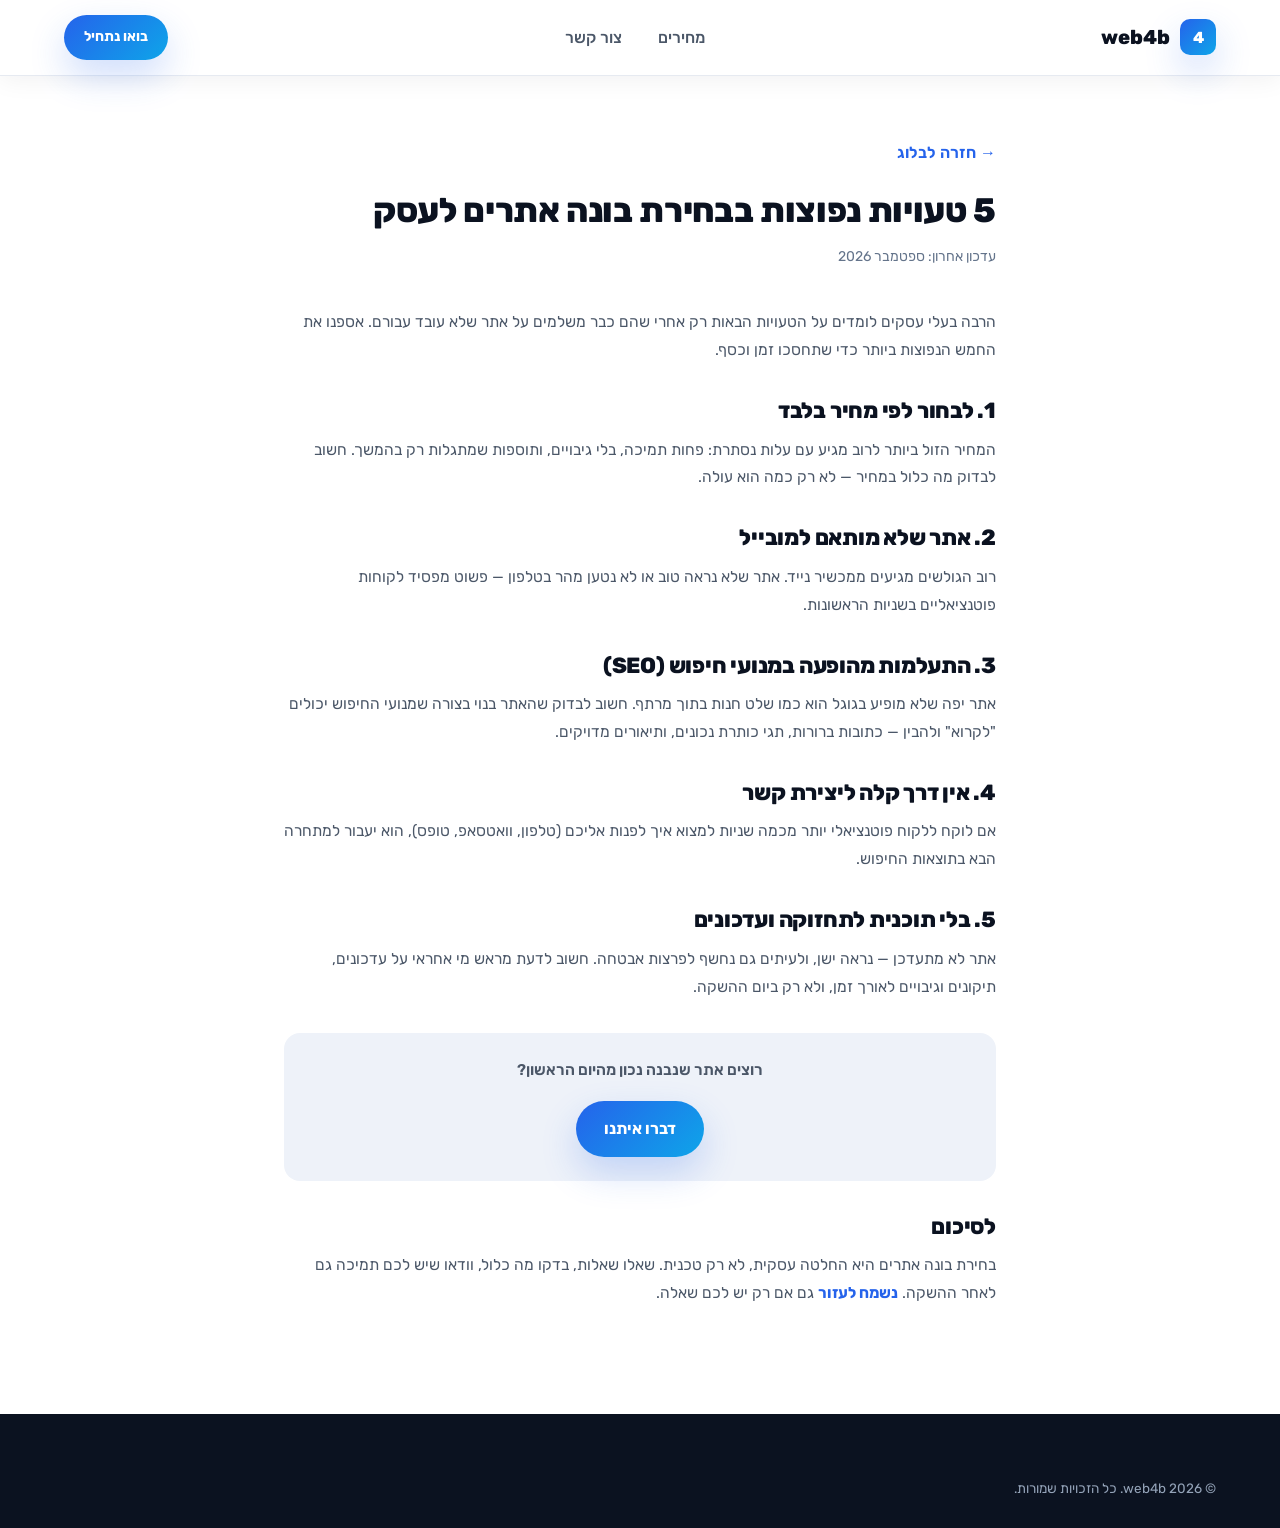
<file: article-builder-mistakes.html>
<!DOCTYPE html>
<html lang="he" dir="rtl">
<head>
<link rel="preconnect" href="https://www.googletagmanager.com">
<link rel="preconnect" href="https://www.google-analytics.com">
<!-- Google tag (gtag.js) -->
<script async src="https://www.googletagmanager.com/gtag/js?id=G-R5BKB7G1ZN"></script>
<script>
  window.dataLayer = window.dataLayer || [];
  function gtag(){dataLayer.push(arguments);}
  gtag('js', new Date());

  gtag('config', 'G-R5BKB7G1ZN');
</script>
<meta charset="UTF-8">
<meta name="viewport" content="width=device-width, initial-scale=1">
<title>5 טעויות נפוצות בבחירת בונה אתרים לעסק | web4b</title>
<meta name="description" content="5 טעויות שבעלי עסקים עושים כשבוחרים איך לבנות את האתר שלהם — וכיצד להימנע מהן.">
<meta name="robots" content="index, follow">
<link rel="canonical" href="https://trjgjfndjgfd.github.io/article-builder-mistakes.html">
<link rel="icon" type="image/svg+xml" href="assets/favicon.svg">
<link rel="preconnect" href="https://fonts.googleapis.com">
<link rel="preconnect" href="https://fonts.gstatic.com" crossorigin>
<link href="https://fonts.googleapis.com/css2?family=Rubik:wght@400;500;600;700;800&display=swap" rel="stylesheet">
<link rel="stylesheet" href="css/style.min.css">
<script type="application/ld+json">
{
  "@context": "https://schema.org",
  "@type": "Article",
  "headline": "5 טעויות נפוצות בבחירת בונה אתרים לעסק",
  "description": "5 טעויות שבעלי עסקים עושים כשבוחרים איך לבנות את האתר שלהם — וכיצד להימנע מהן.",
  "author": { "@type": "Organization", "name": "web4b" },
  "publisher": { "@type": "Organization", "name": "web4b" },
  "datePublished": "2026-09-21",
  "dateModified": "2026-09-21",
  "inLanguage": "he"
}
</script>
<style>
  .legal-page { padding: calc(var(--nav-h) + 64px) 0 96px; }
  .legal-page .container { max-width: 760px; }
  .legal-page h1 { font-size: 34px; margin-bottom: 12px; line-height: 1.25; }
  .legal-page .updated { color: var(--color-ink-faint); font-size: 14px; margin-bottom: 40px; }
  .legal-page h2 { font-size: 22px; margin: 32px 0 12px; }
  .legal-page p, .legal-page li { color: var(--color-ink-soft); font-size: 15.5px; line-height: 1.8; margin-bottom: 10px; }
  .legal-page ul, .legal-page ol { padding-inline-start: 20px; margin-bottom: 16px; }
  .legal-page ul { list-style: disc; }
  .legal-page ol { list-style: decimal; }
  .back-link { display: inline-flex; align-items: center; gap: 6px; margin-bottom: 24px; color: var(--color-accent); font-weight: 600; }
  .article-cta { background: var(--color-bg-soft-2); border-radius: 16px; padding: 24px; margin: 32px 0; text-align: center; }
</style>
</head>
<body>
<header class="navbar is-scrolled">
  <div class="container">
    <a href="#top" class="logo"><span class="logo-mark">4</span> web4b</a>
    <nav class="nav-links"><a href="#pricing">מחירים</a><a href="#contact">צור קשר</a></nav>
    <div class="nav-actions"><a href="#contact" class="btn btn-primary btn-sm">בואו נתחיל</a></div>
  </div>
</header>

<main class="legal-page">
  <div class="container">
    <a href="blog.html" class="back-link">→ חזרה לבלוג</a>
    <h1>5 טעויות נפוצות בבחירת בונה אתרים לעסק</h1>
    <p class="updated">עדכון אחרון: ספטמבר 2026</p>

    <p>הרבה בעלי עסקים לומדים על הטעויות הבאות רק אחרי שהם כבר משלמים על אתר שלא עובד עבורם. אספנו את החמש הנפוצות ביותר כדי שתחסכו זמן וכסף.</p>

    <h2>1. לבחור לפי מחיר בלבד</h2>
    <p>המחיר הזול ביותר לרוב מגיע עם עלות נסתרת: פחות תמיכה, בלי גיבויים, ותוספות שמתגלות רק בהמשך. חשוב לבדוק מה כלול במחיר — לא רק כמה הוא עולה.</p>

    <h2>2. אתר שלא מותאם למובייל</h2>
    <p>רוב הגולשים מגיעים ממכשיר נייד. אתר שלא נראה טוב או לא נטען מהר בטלפון — פשוט מפסיד לקוחות פוטנציאליים בשניות הראשונות.</p>

    <h2>3. התעלמות מהופעה במנועי חיפוש (SEO)</h2>
    <p>אתר יפה שלא מופיע בגוגל הוא כמו שלט חנות בתוך מרתף. חשוב לבדוק שהאתר בנוי בצורה שמנועי החיפוש יכולים "לקרוא" ולהבין — כתובות ברורות, תגי כותרת נכונים, ותיאורים מדויקים.</p>

    <h2>4. אין דרך קלה ליצירת קשר</h2>
    <p>אם לוקח ללקוח פוטנציאלי יותר מכמה שניות למצוא איך לפנות אליכם (טלפון, וואטסאפ, טופס), הוא יעבור למתחרה הבא בתוצאות החיפוש.</p>

    <h2>5. בלי תוכנית לתחזוקה ועדכונים</h2>
    <p>אתר לא מתעדכן — נראה ישן, ולעיתים גם נחשף לפרצות אבטחה. חשוב לדעת מראש מי אחראי על עדכונים, תיקונים וגיבויים לאורך זמן, ולא רק ביום ההשקה.</p>

    <div class="article-cta">
      <p style="margin-bottom:16px; font-weight:600;">רוצים אתר שנבנה נכון מהיום הראשון?</p>
      <a href="#contact" class="btn btn-primary">דברו איתנו</a>
    </div>

    <h2>לסיכום</h2>
    <p>בחירת בונה אתרים היא החלטה עסקית, לא רק טכנית. שאלו שאלות, בדקו מה כלול, וודאו שיש לכם תמיכה גם לאחר ההשקה. <a href="#contact" style="color:var(--color-accent); font-weight:700;">נשמח לעזור</a> גם אם רק יש לכם שאלה.</p>
  </div>
</main>

<footer class="footer">
  <div class="container footer-bottom" style="border-top:none; padding-top:0;">
    <span>© 2026 web4b. כל הזכויות שמורות.</span>
  </div>
</footer>
</body>
</html>
</file>
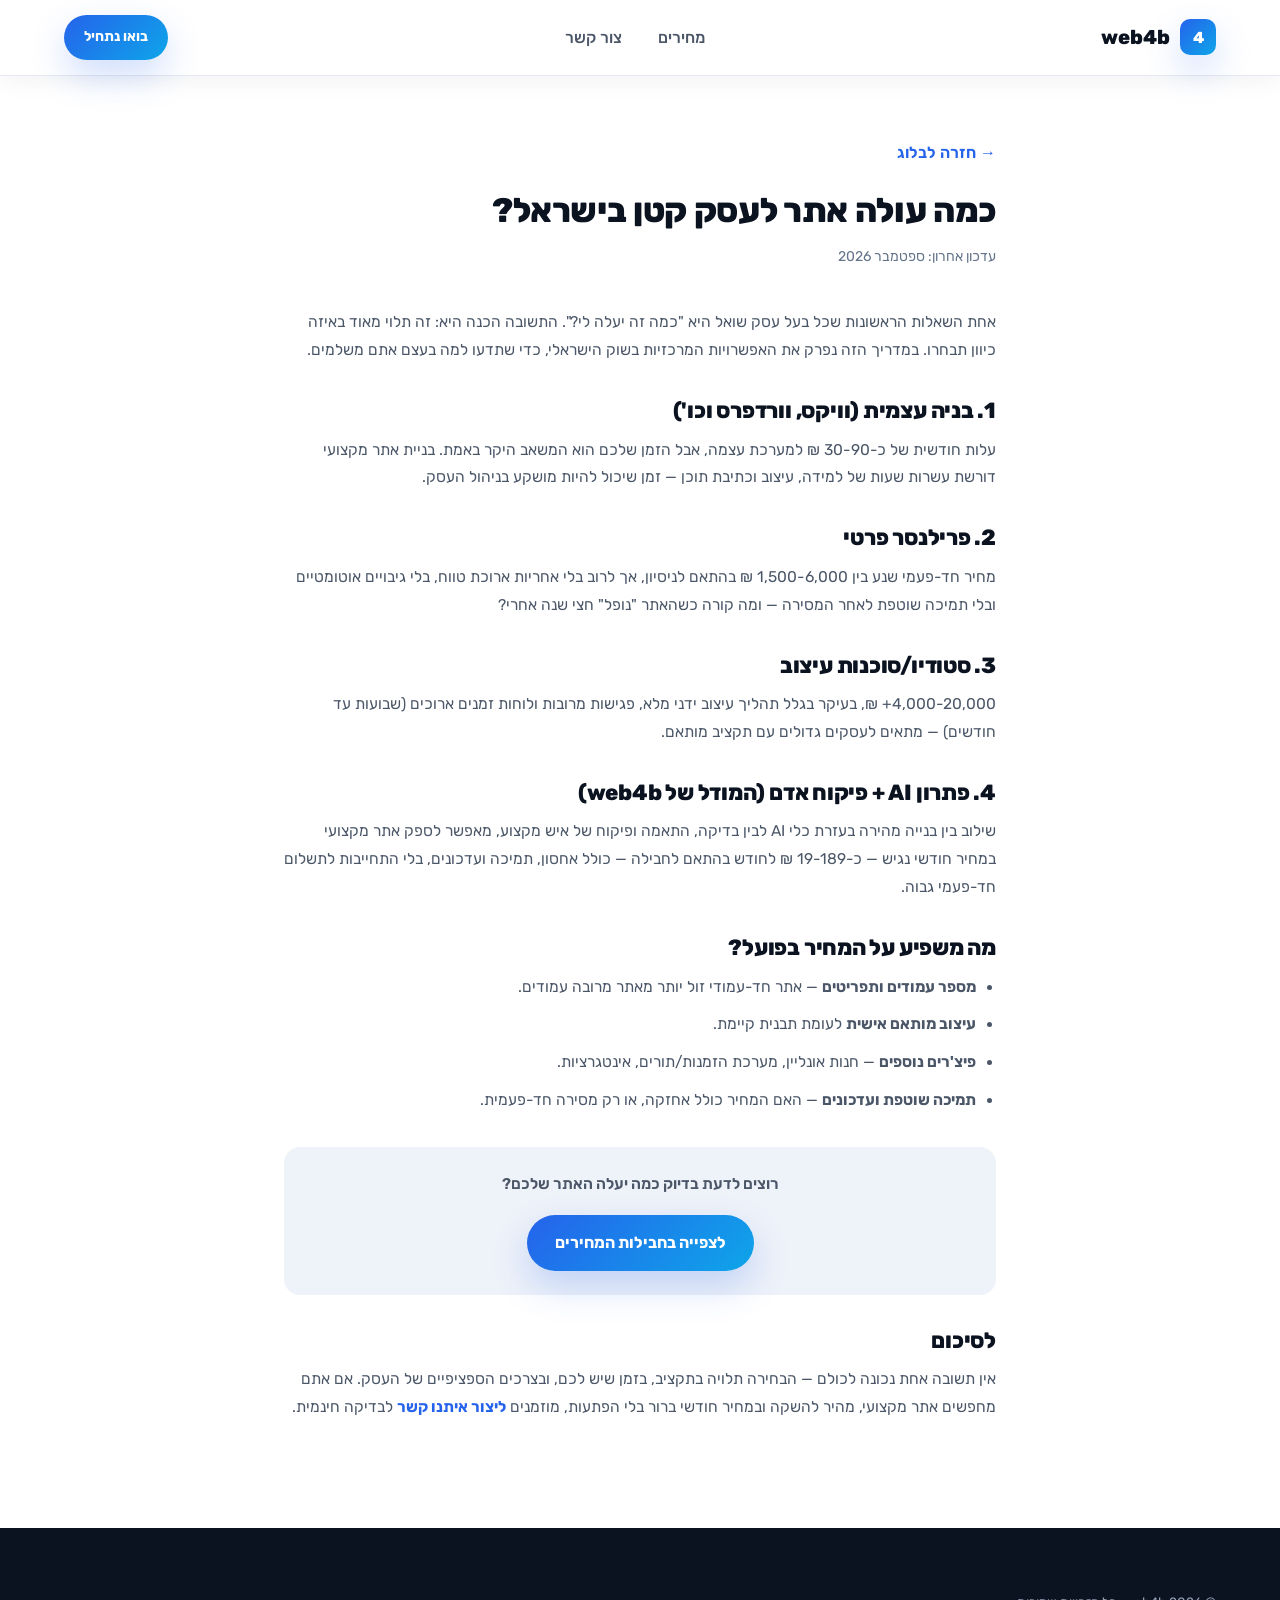
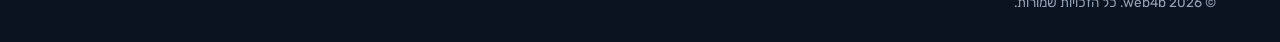
<file: article-website-cost.html>
<!DOCTYPE html>
<html lang="he" dir="rtl">
<head>
<link rel="preconnect" href="https://www.googletagmanager.com">
<link rel="preconnect" href="https://www.google-analytics.com">
<!-- Google tag (gtag.js) -->
<script async src="https://www.googletagmanager.com/gtag/js?id=G-R5BKB7G1ZN"></script>
<script>
  window.dataLayer = window.dataLayer || [];
  function gtag(){dataLayer.push(arguments);}
  gtag('js', new Date());

  gtag('config', 'G-R5BKB7G1ZN');
</script>
<meta charset="UTF-8">
<meta name="viewport" content="width=device-width, initial-scale=1">
<title>כמה עולה אתר לעסק קטן בישראל? מדריך מחירים 2026 | web4b</title>
<meta name="description" content="מדריך מחירים מלא: כמה עולה בניית אתר לעסק קטן בישראל, מה משפיע על המחיר, ומה ההבדל בין בניה עצמית, פרילנסר וסטודיו.">
<meta name="robots" content="index, follow">
<link rel="canonical" href="https://trjgjfndjgfd.github.io/article-website-cost.html">
<link rel="icon" type="image/svg+xml" href="/assets/favicon.svg">
<link rel="preconnect" href="https://fonts.googleapis.com">
<link rel="preconnect" href="https://fonts.gstatic.com" crossorigin>
<link href="https://fonts.googleapis.com/css2?family=Rubik:wght@400;500;600;700;800&display=swap" rel="stylesheet">
<link rel="stylesheet" href="/css/style.min.css">
<script type="application/ld+json">
{
  "@context": "https://schema.org",
  "@type": "Article",
  "headline": "כמה עולה אתר לעסק קטן בישראל? מדריך מחירים 2026",
  "description": "מדריך מחירים מלא: כמה עולה בניית אתר לעסק קטן בישראל, מה משפיע על המחיר, ומה ההבדל בין בניה עצמית, פרילנסר וסטודיו.",
  "author": { "@type": "Organization", "name": "web4b" },
  "publisher": { "@type": "Organization", "name": "web4b" },
  "datePublished": "2026-09-21",
  "dateModified": "2026-09-21",
  "inLanguage": "he"
}
</script>
<style>
  .legal-page { padding: calc(var(--nav-h) + 64px) 0 96px; }
  .legal-page .container { max-width: 760px; }
  .legal-page h1 { font-size: 34px; margin-bottom: 12px; line-height: 1.25; }
  .legal-page .updated { color: var(--color-ink-faint); font-size: 14px; margin-bottom: 40px; }
  .legal-page h2 { font-size: 22px; margin: 32px 0 12px; }
  .legal-page p, .legal-page li { color: var(--color-ink-soft); font-size: 15.5px; line-height: 1.8; margin-bottom: 10px; }
  .legal-page ul, .legal-page ol { padding-inline-start: 20px; margin-bottom: 16px; }
  .legal-page ul { list-style: disc; }
  .legal-page ol { list-style: decimal; }
  .back-link { display: inline-flex; align-items: center; gap: 6px; margin-bottom: 24px; color: var(--color-accent); font-weight: 600; }
  .article-cta { background: var(--color-bg-soft-2); border-radius: 16px; padding: 24px; margin: 32px 0; text-align: center; }
</style>
</head>
<body>
<header class="navbar is-scrolled">
  <div class="container">
    <a href="/#top" class="logo"><span class="logo-mark">4</span> web4b</a>
    <nav class="nav-links"><a href="/#pricing">מחירים</a><a href="/#contact">צור קשר</a></nav>
    <div class="nav-actions"><a href="/#contact" class="btn btn-primary btn-sm">בואו נתחיל</a></div>
  </div>
</header>

<main class="legal-page">
  <div class="container">
    <a href="/blog.html" class="back-link">→ חזרה לבלוג</a>
    <h1>כמה עולה אתר לעסק קטן בישראל?</h1>
    <p class="updated">עדכון אחרון: ספטמבר 2026</p>

    <p>אחת השאלות הראשונות שכל בעל עסק שואל היא "כמה זה יעלה לי?". התשובה הכנה היא: זה תלוי מאוד באיזה כיוון תבחרו. במדריך הזה נפרק את האפשרויות המרכזיות בשוק הישראלי, כדי שתדעו למה בעצם אתם משלמים.</p>

    <h2>1. בניה עצמית (וויקס, וורדפרס וכו')</h2>
    <p>עלות חודשית של כ-30-90 ₪ למערכת עצמה, אבל הזמן שלכם הוא המשאב היקר באמת. בניית אתר מקצועי דורשת עשרות שעות של למידה, עיצוב וכתיבת תוכן — זמן שיכול להיות מושקע בניהול העסק.</p>

    <h2>2. פרילנסר פרטי</h2>
    <p>מחיר חד-פעמי שנע בין 1,500-6,000 ₪ בהתאם לניסיון, אך לרוב בלי אחריות ארוכת טווח, בלי גיבויים אוטומטיים ובלי תמיכה שוטפת לאחר המסירה — ומה קורה כשהאתר "נופל" חצי שנה אחרי?</p>

    <h2>3. סטודיו/סוכנות עיצוב</h2>
    <p>4,000-20,000+ ₪, בעיקר בגלל תהליך עיצוב ידני מלא, פגישות מרובות ולוחות זמנים ארוכים (שבועות עד חודשים) — מתאים לעסקים גדולים עם תקציב מותאם.</p>

    <h2>4. פתרון AI + פיקוח אדם (המודל של web4b)</h2>
    <p>שילוב בין בנייה מהירה בעזרת כלי AI לבין בדיקה, התאמה ופיקוח של איש מקצוע, מאפשר לספק אתר מקצועי במחיר חודשי נגיש — כ-19-189 ₪ לחודש בהתאם לחבילה — כולל אחסון, תמיכה ועדכונים, בלי התחייבות לתשלום חד-פעמי גבוה.</p>

    <h2>מה משפיע על המחיר בפועל?</h2>
    <ul>
      <li><strong>מספר עמודים ותפריטים</strong> — אתר חד-עמודי זול יותר מאתר מרובה עמודים.</li>
      <li><strong>עיצוב מותאם אישית</strong> לעומת תבנית קיימת.</li>
      <li><strong>פיצ'רים נוספים</strong> — חנות אונליין, מערכת הזמנות/תורים, אינטגרציות.</li>
      <li><strong>תמיכה שוטפת ועדכונים</strong> — האם המחיר כולל אחזקה, או רק מסירה חד-פעמית.</li>
    </ul>

    <div class="article-cta">
      <p style="margin-bottom:16px; font-weight:600;">רוצים לדעת בדיוק כמה יעלה האתר שלכם?</p>
      <a href="/#pricing" class="btn btn-primary">לצפייה בחבילות המחירים</a>
    </div>

    <h2>לסיכום</h2>
    <p>אין תשובה אחת נכונה לכולם — הבחירה תלויה בתקציב, בזמן שיש לכם, ובצרכים הספציפיים של העסק. אם אתם מחפשים אתר מקצועי, מהיר להשקה ובמחיר חודשי ברור בלי הפתעות, מוזמנים <a href="/#contact" style="color:var(--color-accent); font-weight:700;">ליצור איתנו קשר</a> לבדיקה חינמית.</p>
  </div>
</main>

<footer class="footer">
  <div class="container footer-bottom" style="border-top:none; padding-top:0;">
    <span>© 2026 web4b. כל הזכויות שמורות.</span>
  </div>
</footer>
</body>
</html>
</file>
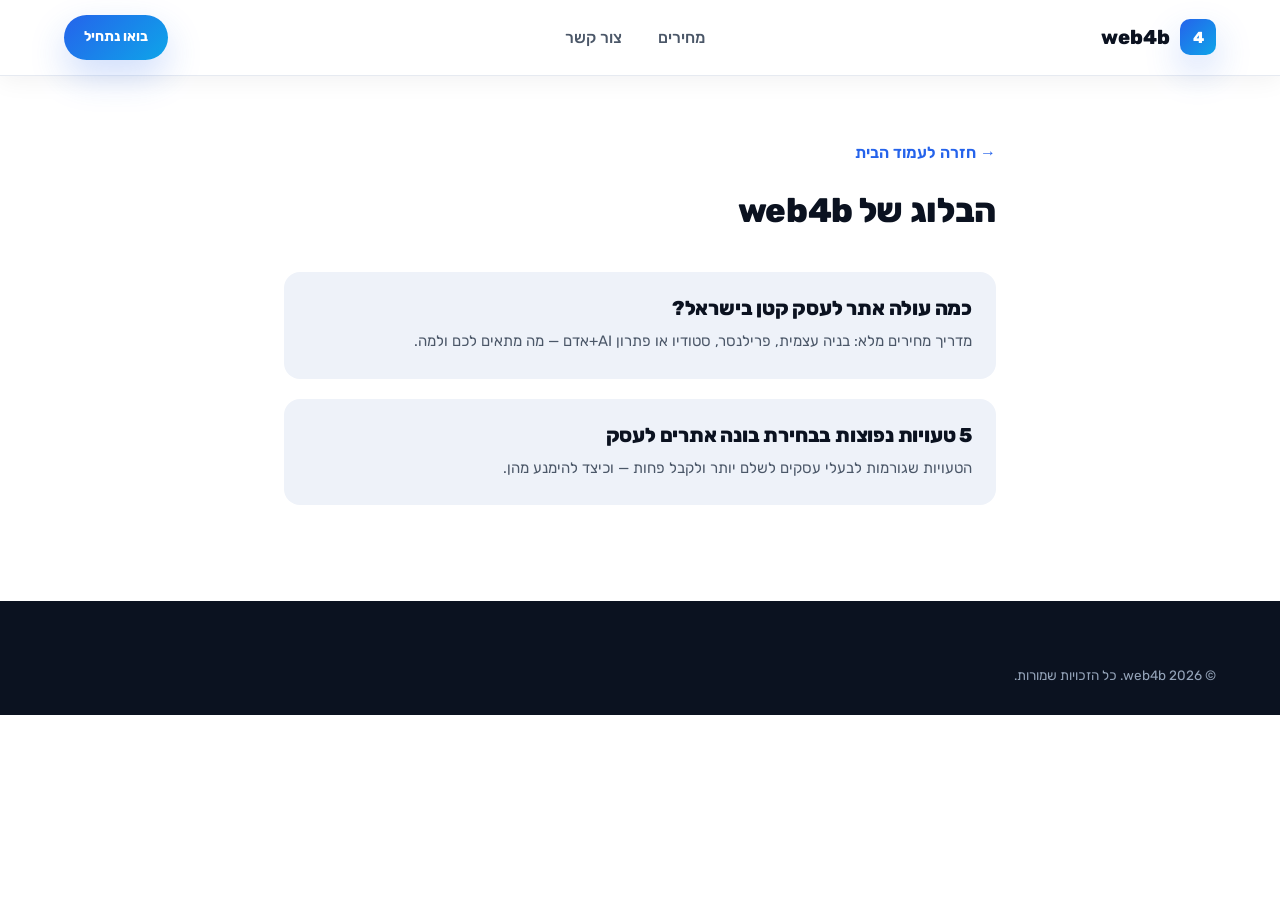
<file: blog.html>
<!DOCTYPE html>
<html lang="he" dir="rtl">
<head>
<link rel="preconnect" href="https://www.googletagmanager.com">
<link rel="preconnect" href="https://www.google-analytics.com">
<!-- Google tag (gtag.js) -->
<script async src="https://www.googletagmanager.com/gtag/js?id=G-R5BKB7G1ZN"></script>
<script>
  window.dataLayer = window.dataLayer || [];
  function gtag(){dataLayer.push(arguments);}
  gtag('js', new Date());

  gtag('config', 'G-R5BKB7G1ZN');
</script>
<meta charset="UTF-8">
<meta name="viewport" content="width=device-width, initial-scale=1">
<title>בלוג | web4b — טיפים לעסקים קטנים</title>
<meta name="description" content="מדריכים וטיפים לבעלי עסקים קטנים בנושא אתרים, נוכחות דיגיטלית ושיווק אונליין.">
<meta name="robots" content="index, follow">
<link rel="canonical" href="https://trjgjfndjgfd.github.io/blog.html">
<link rel="icon" type="image/svg+xml" href="assets/favicon.svg">
<link rel="preconnect" href="https://fonts.googleapis.com">
<link rel="preconnect" href="https://fonts.gstatic.com" crossorigin>
<link href="https://fonts.googleapis.com/css2?family=Rubik:wght@400;500;600;700;800&display=swap" rel="stylesheet">
<link rel="stylesheet" href="css/style.min.css">
<style>
  .legal-page { padding: calc(var(--nav-h) + 64px) 0 96px; }
  .legal-page .container { max-width: 760px; }
  .legal-page h1 { font-size: 34px; margin-bottom: 40px; }
  .back-link { display: inline-flex; align-items: center; gap: 6px; margin-bottom: 24px; color: var(--color-accent); font-weight: 600; }
  .blog-list { display: flex; flex-direction: column; gap: 20px; }
  .blog-card { display: block; background: var(--color-bg-soft-2); border-radius: 16px; padding: 24px; text-decoration: none; transition: transform .15s ease, box-shadow .15s ease; }
  .blog-card:hover { transform: translateY(-2px); box-shadow: 0 8px 24px rgba(0,0,0,.08); }
  .blog-card h2 { font-size: 20px; color: var(--color-ink); margin-bottom: 8px; }
  .blog-card p { color: var(--color-ink-soft); font-size: 15px; line-height: 1.7; margin: 0; }
</style>
</head>
<body>
<header class="navbar is-scrolled">
  <div class="container">
    <a href="#top" class="logo"><span class="logo-mark">4</span> web4b</a>
    <nav class="nav-links"><a href="#pricing">מחירים</a><a href="#contact">צור קשר</a></nav>
    <div class="nav-actions"><a href="#contact" class="btn btn-primary btn-sm">בואו נתחיל</a></div>
  </div>
</header>

<main class="legal-page">
  <div class="container">
    <a href="index.html" class="back-link">→ חזרה לעמוד הבית</a>
    <h1>הבלוג של web4b</h1>

    <div class="blog-list">
      <a class="blog-card" href="article-website-cost.html">
        <h2>כמה עולה אתר לעסק קטן בישראל?</h2>
        <p>מדריך מחירים מלא: בניה עצמית, פרילנסר, סטודיו או פתרון AI+אדם — מה מתאים לכם ולמה.</p>
      </a>
      <a class="blog-card" href="article-builder-mistakes.html">
        <h2>5 טעויות נפוצות בבחירת בונה אתרים לעסק</h2>
        <p>הטעויות שגורמות לבעלי עסקים לשלם יותר ולקבל פחות — וכיצד להימנע מהן.</p>
      </a>
    </div>
  </div>
</main>

<footer class="footer">
  <div class="container footer-bottom" style="border-top:none; padding-top:0;">
    <span>© 2026 web4b. כל הזכויות שמורות.</span>
  </div>
</footer>
</body>
</html>
</file>
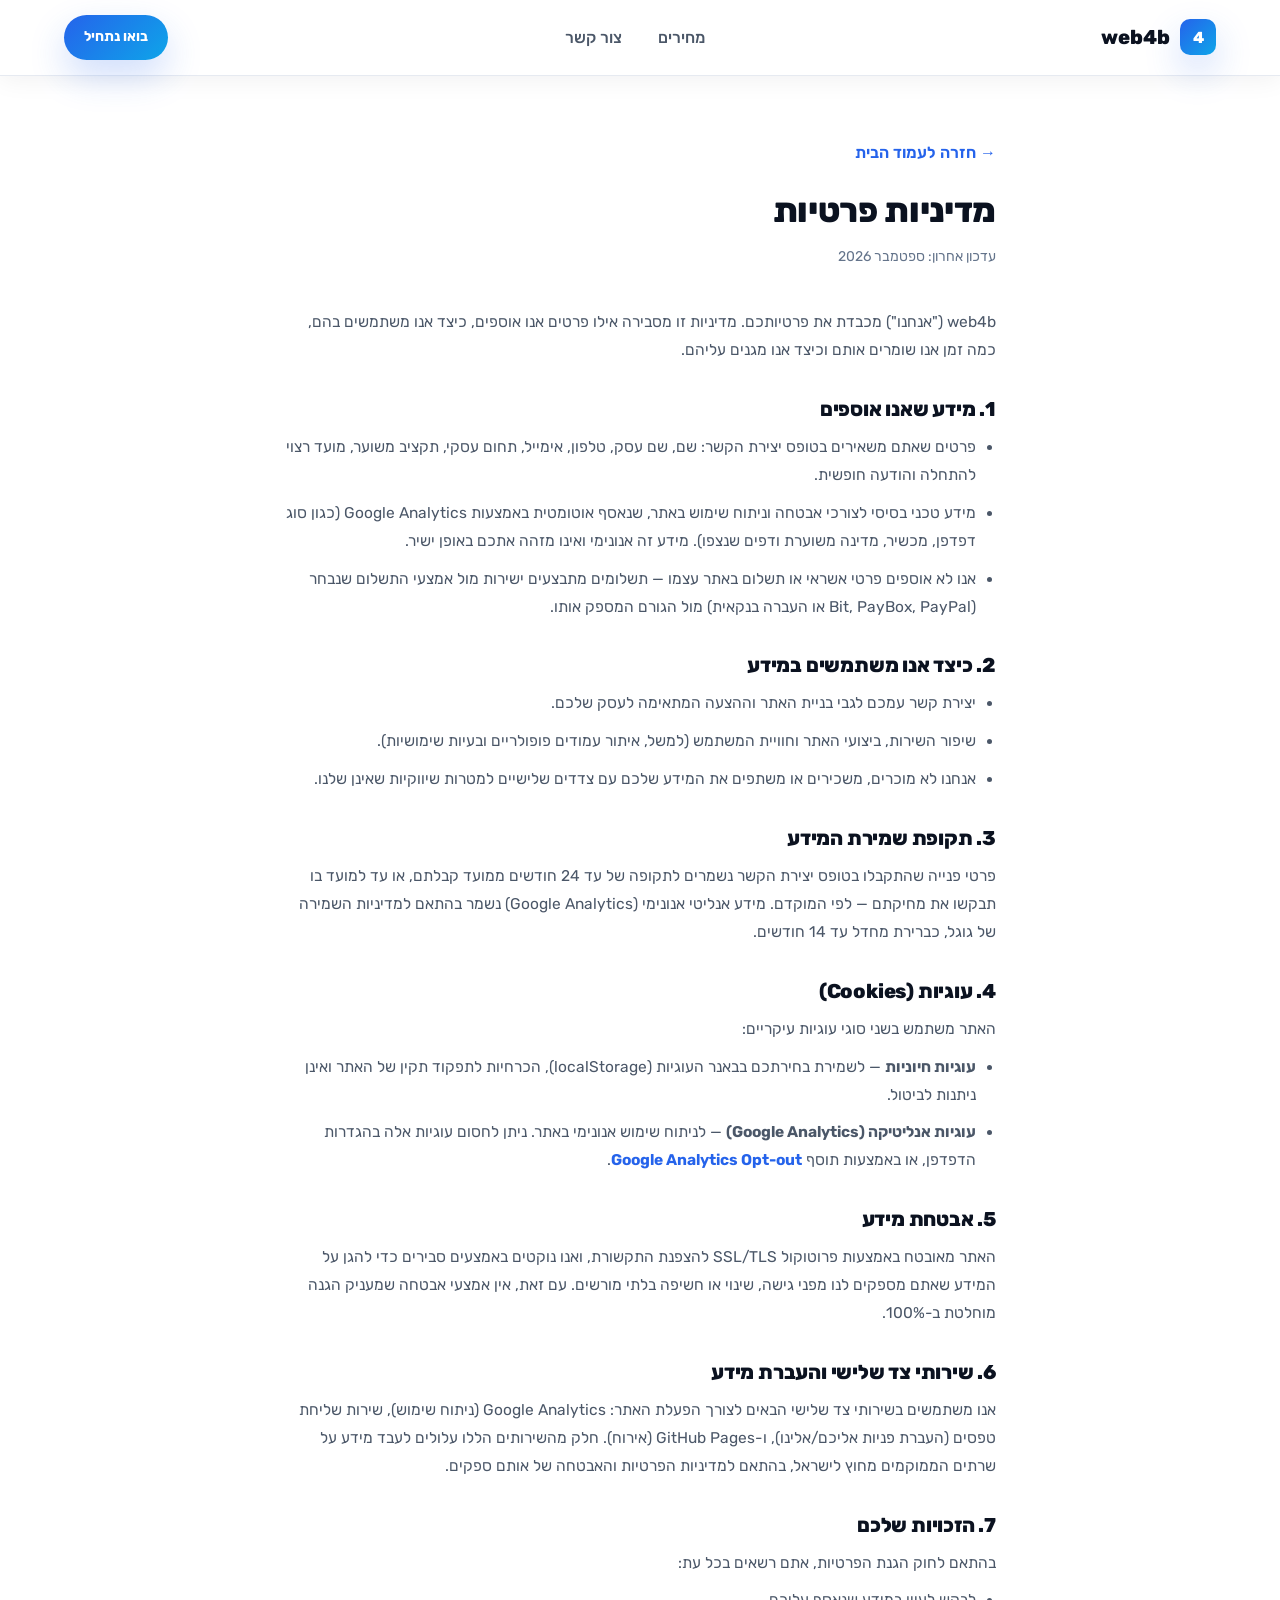
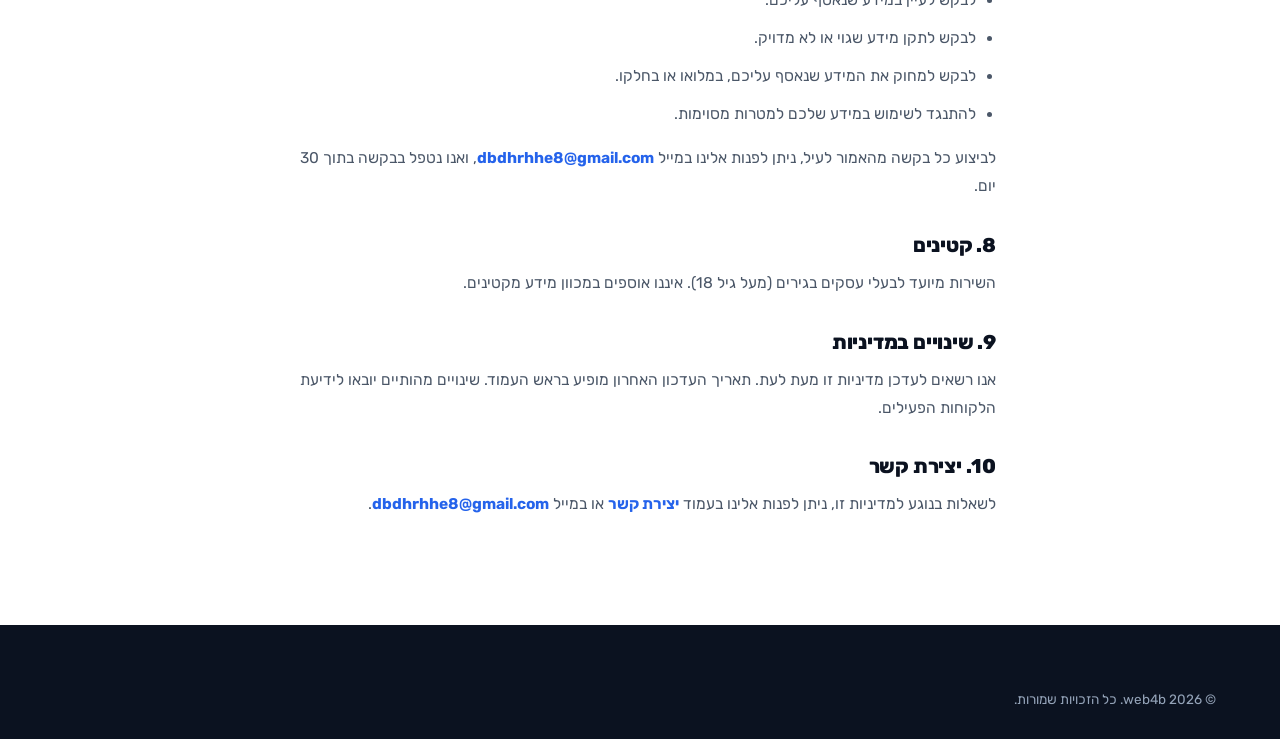
<file: privacy.html>
<!DOCTYPE html>
<html lang="he" dir="rtl">
<head>
<!-- Google tag (gtag.js) -->
<script async src="https://www.googletagmanager.com/gtag/js?id=G-R5BKB7G1ZN"></script>
<script>
  window.dataLayer = window.dataLayer || [];
  function gtag(){dataLayer.push(arguments);}
  gtag('js', new Date());

  gtag('config', 'G-R5BKB7G1ZN');
</script>
<meta charset="UTF-8">
<meta name="viewport" content="width=device-width, initial-scale=1">
<title>מדיניות פרטיות | web4b</title>
<meta name="description" content="מדיניות הפרטיות של web4b — כיצד אנו אוספים, משתמשים ומגנים על המידע שלכם.">
<meta name="robots" content="noindex, follow">
<link rel="icon" type="image/svg+xml" href="assets/favicon.svg">
<link rel="preconnect" href="https://fonts.googleapis.com">
<link rel="preconnect" href="https://fonts.gstatic.com" crossorigin>
<link href="https://fonts.googleapis.com/css2?family=Rubik:wght@400;500;600;700;800&display=swap" rel="stylesheet">
<link rel="stylesheet" href="css/style.min.css">
<style>
  .legal-page { padding: calc(var(--nav-h) + 64px) 0 96px; }
  .legal-page .container { max-width: 760px; }
  .legal-page h1 { font-size: 34px; margin-bottom: 12px; }
  .legal-page .updated { color: var(--color-ink-faint); font-size: 14px; margin-bottom: 40px; }
  .legal-page h2 { font-size: 20px; margin: 32px 0 12px; }
  .legal-page p, .legal-page li { color: var(--color-ink-soft); font-size: 15.5px; line-height: 1.8; margin-bottom: 10px; }
  .legal-page ul { padding-inline-start: 20px; list-style: disc; margin-bottom: 16px; }
  .back-link { display: inline-flex; align-items: center; gap: 6px; margin-bottom: 24px; color: var(--color-accent); font-weight: 600; }
</style>
</head>
<body>
<header class="navbar is-scrolled">
  <div class="container">
    <a href="#top" class="logo"><span class="logo-mark">4</span> web4b</a>
    <nav class="nav-links"><a href="#pricing">מחירים</a><a href="#contact">צור קשר</a></nav>
    <div class="nav-actions"><a href="#contact" class="btn btn-primary btn-sm">בואו נתחיל</a></div>
  </div>
</header>

<main class="legal-page">
  <div class="container">
    <a href="index.html" class="back-link">→ חזרה לעמוד הבית</a>
    <h1>מדיניות פרטיות</h1>
    <p class="updated">עדכון אחרון: ספטמבר 2026</p>

    <p>web4b ("אנחנו") מכבדת את פרטיותכם. מדיניות זו מסבירה אילו פרטים אנו אוספים, כיצד אנו משתמשים בהם, כמה זמן אנו שומרים אותם וכיצד אנו מגנים עליהם.</p>

    <h2>1. מידע שאנו אוספים</h2>
    <ul>
      <li>פרטים שאתם משאירים בטופס יצירת הקשר: שם, שם עסק, טלפון, אימייל, תחום עסקי, תקציב משוער, מועד רצוי להתחלה והודעה חופשית.</li>
      <li>מידע טכני בסיסי לצורכי אבטחה וניתוח שימוש באתר, שנאסף אוטומטית באמצעות Google Analytics (כגון סוג דפדפן, מכשיר, מדינה משוערת ודפים שנצפו). מידע זה אנונימי ואינו מזהה אתכם באופן ישיר.</li>
      <li>אנו לא אוספים פרטי אשראי או תשלום באתר עצמו — תשלומים מתבצעים ישירות מול אמצעי התשלום שנבחר (Bit, PayBox, PayPal או העברה בנקאית) מול הגורם המספק אותו.</li>
    </ul>

    <h2>2. כיצד אנו משתמשים במידע</h2>
    <ul>
      <li>יצירת קשר עמכם לגבי בניית האתר וההצעה המתאימה לעסק שלכם.</li>
      <li>שיפור השירות, ביצועי האתר וחוויית המשתמש (למשל, איתור עמודים פופולריים ובעיות שימושיות).</li>
      <li>אנחנו לא מוכרים, משכירים או משתפים את המידע שלכם עם צדדים שלישיים למטרות שיווקיות שאינן שלנו.</li>
    </ul>

    <h2>3. תקופת שמירת המידע</h2>
    <p>פרטי פנייה שהתקבלו בטופס יצירת הקשר נשמרים לתקופה של עד 24 חודשים ממועד קבלתם, או עד למועד בו תבקשו את מחיקתם — לפי המוקדם. מידע אנליטי אנונימי (Google Analytics) נשמר בהתאם למדיניות השמירה של גוגל, כברירת מחדל עד 14 חודשים.</p>

    <h2>4. עוגיות (Cookies)</h2>
    <p>האתר משתמש בשני סוגי עוגיות עיקריים:</p>
    <ul>
      <li><strong>עוגיות חיוניות</strong> — לשמירת בחירתכם בבאנר העוגיות (localStorage), הכרחיות לתפקוד תקין של האתר ואינן ניתנות לביטול.</li>
      <li><strong>עוגיות אנליטיקה (Google Analytics)</strong> — לניתוח שימוש אנונימי באתר. ניתן לחסום עוגיות אלה בהגדרות הדפדפן, או באמצעות תוסף <a href="https://tools.google.com/dlpage/gaoptout" target="_blank" rel="noopener noreferrer" style="color:var(--color-accent); font-weight:700;">Google Analytics Opt-out</a>.</li>
    </ul>

    <h2>5. אבטחת מידע</h2>
    <p>האתר מאובטח באמצעות פרוטוקול SSL/TLS להצפנת התקשורת, ואנו נוקטים באמצעים סבירים כדי להגן על המידע שאתם מספקים לנו מפני גישה, שינוי או חשיפה בלתי מורשים. עם זאת, אין אמצעי אבטחה שמעניק הגנה מוחלטת ב-100%.</p>

    <h2>6. שירותי צד שלישי והעברת מידע</h2>
    <p>אנו משתמשים בשירותי צד שלישי הבאים לצורך הפעלת האתר: Google Analytics (ניתוח שימוש), שירות שליחת טפסים (העברת פניות אליכם/אלינו), ו-GitHub Pages (אירוח). חלק מהשירותים הללו עלולים לעבד מידע על שרתים הממוקמים מחוץ לישראל, בהתאם למדיניות הפרטיות והאבטחה של אותם ספקים.</p>

    <h2>7. הזכויות שלכם</h2>
    <p>בהתאם לחוק הגנת הפרטיות, אתם רשאים בכל עת:</p>
    <ul>
      <li>לבקש לעיין במידע שנאסף עליכם.</li>
      <li>לבקש לתקן מידע שגוי או לא מדויק.</li>
      <li>לבקש למחוק את המידע שנאסף עליכם, במלואו או בחלקו.</li>
      <li>להתנגד לשימוש במידע שלכם למטרות מסוימות.</li>
    </ul>
    <p>לביצוע כל בקשה מהאמור לעיל, ניתן לפנות אלינו במייל <a href="mailto:dbdhrhhe8@gmail.com" style="color:var(--color-accent); font-weight:700;">dbdhrhhe8@gmail.com</a>, ואנו נטפל בבקשה בתוך 30 יום.</p>

    <h2>8. קטינים</h2>
    <p>השירות מיועד לבעלי עסקים בגירים (מעל גיל 18). איננו אוספים במכוון מידע מקטינים.</p>

    <h2>9. שינויים במדיניות</h2>
    <p>אנו רשאים לעדכן מדיניות זו מעת לעת. תאריך העדכון האחרון מופיע בראש העמוד. שינויים מהותיים יובאו לידיעת הלקוחות הפעילים.</p>

    <h2>10. יצירת קשר</h2>
    <p>לשאלות בנוגע למדיניות זו, ניתן לפנות אלינו בעמוד <a href="#contact" style="color:var(--color-accent); font-weight:700;">יצירת קשר</a> או במייל <a href="mailto:dbdhrhhe8@gmail.com" style="color:var(--color-accent); font-weight:700;">dbdhrhhe8@gmail.com</a>.</p>
  </div>
</main>

<footer class="footer">
  <div class="container footer-bottom" style="border-top:none; padding-top:0;">
    <span>© 2026 web4b. כל הזכויות שמורות.</span>
  </div>
</footer>
</body>
</html>
</file>
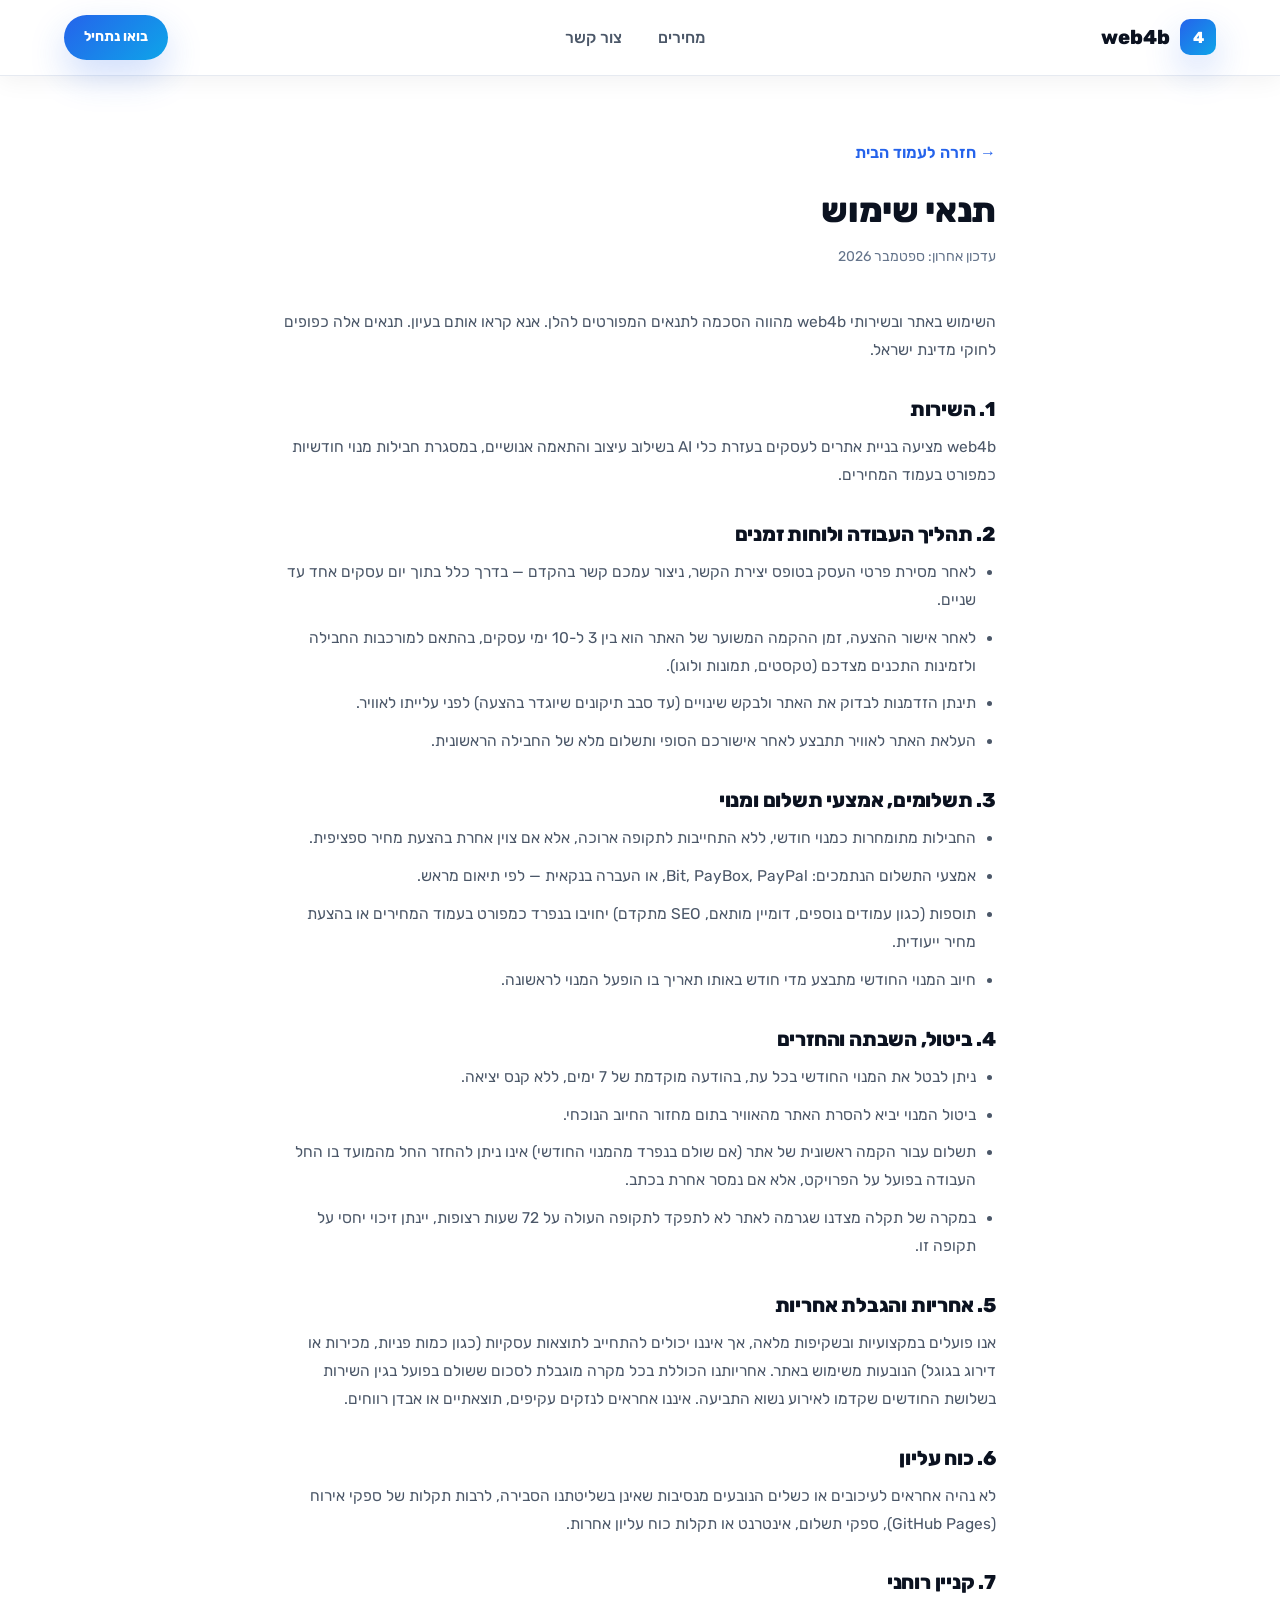
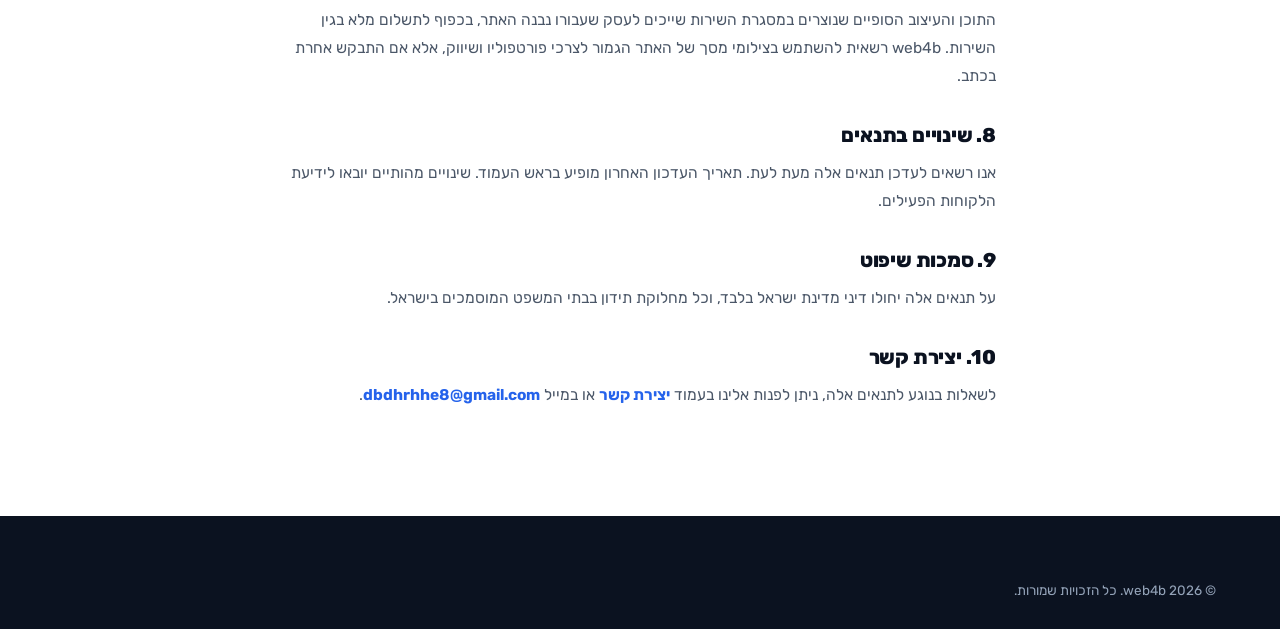
<file: terms.html>
<!DOCTYPE html>
<html lang="he" dir="rtl">
<head>
<!-- Google tag (gtag.js) -->
<script async src="https://www.googletagmanager.com/gtag/js?id=G-R5BKB7G1ZN"></script>
<script>
  window.dataLayer = window.dataLayer || [];
  function gtag(){dataLayer.push(arguments);}
  gtag('js', new Date());

  gtag('config', 'G-R5BKB7G1ZN');
</script>
<meta charset="UTF-8">
<meta name="viewport" content="width=device-width, initial-scale=1">
<title>תנאי שימוש | web4b</title>
<meta name="description" content="תנאי השימוש בשירותי בניית האתרים של web4b.">
<meta name="robots" content="noindex, follow">
<link rel="icon" type="image/svg+xml" href="assets/favicon.svg">
<link rel="preconnect" href="https://fonts.googleapis.com">
<link rel="preconnect" href="https://fonts.gstatic.com" crossorigin>
<link href="https://fonts.googleapis.com/css2?family=Rubik:wght@400;500;600;700;800&display=swap" rel="stylesheet">
<link rel="stylesheet" href="css/style.min.css">
<style>
  .legal-page { padding: calc(var(--nav-h) + 64px) 0 96px; }
  .legal-page .container { max-width: 760px; }
  .legal-page h1 { font-size: 34px; margin-bottom: 12px; }
  .legal-page .updated { color: var(--color-ink-faint); font-size: 14px; margin-bottom: 40px; }
  .legal-page h2 { font-size: 20px; margin: 32px 0 12px; }
  .legal-page p, .legal-page li { color: var(--color-ink-soft); font-size: 15.5px; line-height: 1.8; margin-bottom: 10px; }
  .legal-page ul { padding-inline-start: 20px; list-style: disc; margin-bottom: 16px; }
  .back-link { display: inline-flex; align-items: center; gap: 6px; margin-bottom: 24px; color: var(--color-accent); font-weight: 600; }
</style>
</head>
<body>
<header class="navbar is-scrolled">
  <div class="container">
    <a href="#top" class="logo"><span class="logo-mark">4</span> web4b</a>
    <nav class="nav-links"><a href="#pricing">מחירים</a><a href="#contact">צור קשר</a></nav>
    <div class="nav-actions"><a href="#contact" class="btn btn-primary btn-sm">בואו נתחיל</a></div>
  </div>
</header>

<main class="legal-page">
  <div class="container">
    <a href="index.html" class="back-link">→ חזרה לעמוד הבית</a>
    <h1>תנאי שימוש</h1>
    <p class="updated">עדכון אחרון: ספטמבר 2026</p>

    <p>השימוש באתר ובשירותי web4b מהווה הסכמה לתנאים המפורטים להלן. אנא קראו אותם בעיון. תנאים אלה כפופים לחוקי מדינת ישראל.</p>

    <h2>1. השירות</h2>
    <p>web4b מציעה בניית אתרים לעסקים בעזרת כלי AI בשילוב עיצוב והתאמה אנושיים, במסגרת חבילות מנוי חודשיות כמפורט בעמוד המחירים.</p>

    <h2>2. תהליך העבודה ולוחות זמנים</h2>
    <ul>
      <li>לאחר מסירת פרטי העסק בטופס יצירת הקשר, ניצור עמכם קשר בהקדם — בדרך כלל בתוך יום עסקים אחד עד שניים.</li>
      <li>לאחר אישור ההצעה, זמן ההקמה המשוער של האתר הוא בין 3 ל-10 ימי עסקים, בהתאם למורכבות החבילה ולזמינות התכנים מצדכם (טקסטים, תמונות ולוגו).</li>
      <li>תינתן הזדמנות לבדוק את האתר ולבקש שינויים (עד סבב תיקונים שיוגדר בהצעה) לפני עלייתו לאוויר.</li>
      <li>העלאת האתר לאוויר תתבצע לאחר אישורכם הסופי ותשלום מלא של החבילה הראשונית.</li>
    </ul>

    <h2>3. תשלומים, אמצעי תשלום ומנוי</h2>
    <ul>
      <li>החבילות מתומחרות כמנוי חודשי, ללא התחייבות לתקופה ארוכה, אלא אם צוין אחרת בהצעת מחיר ספציפית.</li>
      <li>אמצעי התשלום הנתמכים: Bit, PayBox, PayPal, או העברה בנקאית — לפי תיאום מראש.</li>
      <li>תוספות (כגון עמודים נוספים, דומיין מותאם, SEO מתקדם) יחויבו בנפרד כמפורט בעמוד המחירים או בהצעת מחיר ייעודית.</li>
      <li>חיוב המנוי החודשי מתבצע מדי חודש באותו תאריך בו הופעל המנוי לראשונה.</li>
    </ul>

    <h2>4. ביטול, השבתה והחזרים</h2>
    <ul>
      <li>ניתן לבטל את המנוי החודשי בכל עת, בהודעה מוקדמת של 7 ימים, ללא קנס יציאה.</li>
      <li>ביטול המנוי יביא להסרת האתר מהאוויר בתום מחזור החיוב הנוכחי.</li>
      <li>תשלום עבור הקמה ראשונית של אתר (אם שולם בנפרד מהמנוי החודשי) אינו ניתן להחזר החל מהמועד בו החל העבודה בפועל על הפרויקט, אלא אם נמסר אחרת בכתב.</li>
      <li>במקרה של תקלה מצדנו שגרמה לאתר לא לתפקד לתקופה העולה על 72 שעות רצופות, יינתן זיכוי יחסי על תקופה זו.</li>
    </ul>

    <h2>5. אחריות והגבלת אחריות</h2>
    <p>אנו פועלים במקצועיות ובשקיפות מלאה, אך איננו יכולים להתחייב לתוצאות עסקיות (כגון כמות פניות, מכירות או דירוג בגוגל) הנובעות משימוש באתר. אחריותנו הכוללת בכל מקרה מוגבלת לסכום ששולם בפועל בגין השירות בשלושת החודשים שקדמו לאירוע נשוא התביעה. איננו אחראים לנזקים עקיפים, תוצאתיים או אבדן רווחים.</p>

    <h2>6. כוח עליון</h2>
    <p>לא נהיה אחראים לעיכובים או כשלים הנובעים מנסיבות שאינן בשליטתנו הסבירה, לרבות תקלות של ספקי אירוח (GitHub Pages), ספקי תשלום, אינטרנט או תקלות כוח עליון אחרות.</p>

    <h2>7. קניין רוחני</h2>
    <p>התוכן והעיצוב הסופיים שנוצרים במסגרת השירות שייכים לעסק שעבורו נבנה האתר, בכפוף לתשלום מלא בגין השירות. web4b רשאית להשתמש בצילומי מסך של האתר הגמור לצרכי פורטפוליו ושיווק, אלא אם התבקש אחרת בכתב.</p>

    <h2>8. שינויים בתנאים</h2>
    <p>אנו רשאים לעדכן תנאים אלה מעת לעת. תאריך העדכון האחרון מופיע בראש העמוד. שינויים מהותיים יובאו לידיעת הלקוחות הפעילים.</p>

    <h2>9. סמכות שיפוט</h2>
    <p>על תנאים אלה יחולו דיני מדינת ישראל בלבד, וכל מחלוקת תידון בבתי המשפט המוסמכים בישראל.</p>

    <h2>10. יצירת קשר</h2>
    <p>לשאלות בנוגע לתנאים אלה, ניתן לפנות אלינו בעמוד <a href="#contact" style="color:var(--color-accent); font-weight:700;">יצירת קשר</a> או במייל <a href="mailto:dbdhrhhe8@gmail.com" style="color:var(--color-accent); font-weight:700;">dbdhrhhe8@gmail.com</a>.</p>
  </div>
</main>

<footer class="footer">
  <div class="container footer-bottom" style="border-top:none; padding-top:0;">
    <span>© 2026 web4b. כל הזכויות שמורות.</span>
  </div>
</footer>
</body>
</html>
</file>
<file: css/style.min.css>
:root{--color-bg:#ffffff;--color-bg-soft:#f6f8fb;--color-bg-soft-2:#eef2f9;--color-ink:#0b1220;--color-ink-soft:#4b5768;--color-ink-faint:#64748b;--color-accent:#2563eb;--color-accent-2:#0ea5e9;--color-accent-dark:#1743b3;--color-accent-soft:#eaf1ff;--color-success:#16a34a;--color-border:#e6eaf1;--color-white:#ffffff;--gradient-brand:linear-gradient(135deg, #2563eb 0%, #0ea5e9 100%);--gradient-soft:linear-gradient(180deg, #f6f8fb 0%, #ffffff 100%);--gradient-text:linear-gradient(135deg, #1743b3 0%, #0ea5e9 100%);--radius-sm:10px;--radius-md:16px;--radius-lg:24px;--radius-full:999px;--shadow-sm:0 2px 8px rgba(15, 23, 42, 0.06);--shadow-md:0 8px 24px rgba(15, 23, 42, 0.08);--shadow-lg:0 20px 48px rgba(15, 23, 42, 0.12);--shadow-accent:0 16px 36px rgba(37, 99, 235, 0.22);--container:1200px;--nav-h:76px;--ease:cubic-bezier(0.16, 1, 0.3, 1)}*{box-sizing:border-box}html{scroll-behavior:smooth}@media (prefers-reduced-motion:reduce){html{scroll-behavior:auto}*,::after,::before{animation-duration:0s!important;animation-iteration-count:1!important;transition-duration:0s!important;scroll-behavior:auto!important}}body{margin:0;font-family:Rubik,"Noto Sans Hebrew",-apple-system,BlinkMacSystemFont,sans-serif;background:var(--color-bg);color:var(--color-ink);direction:rtl;text-align:right;-webkit-font-smoothing:antialiased;line-height:1.6;font-size:16px;overflow-x:hidden}img,svg{max-width:100%;display:block}a{color:inherit;text-decoration:none}h1,h2,h3,h4{margin:0;font-weight:800;line-height:1.25;letter-spacing:-.01em}p{margin:0;color:var(--color-ink-soft)}ul{margin:0;padding:0;list-style:none}button{font-family:inherit;cursor:pointer}:focus-visible{outline:3px solid var(--color-accent-2);outline-offset:2px;border-radius:6px}.container{max-width:var(--container);margin:0 auto;padding:0 24px}.section{padding:96px 0}@media (max-width:768px){.section{padding:64px 0}}.section-tight{padding:64px 0}.section-bg-soft{background:var(--color-bg-soft)}.section-head{max-width:680px;margin:0 auto 56px;text-align:center}.eyebrow{display:inline-flex;align-items:center;gap:8px;font-size:14px;font-weight:700;color:var(--color-accent);background:var(--color-accent-soft);padding:6px 16px;border-radius:var(--radius-full);margin-bottom:16px}.section-title{font-size:clamp(28px, 4vw, 40px);margin-bottom:16px}.section-sub{font-size:18px;color:var(--color-ink-soft)}.text-gradient{background:var(--gradient-text);-webkit-background-clip:text;background-clip:text;color:transparent}.btn{display:inline-flex;align-items:center;justify-content:center;gap:8px;padding:15px 28px;border-radius:var(--radius-full);font-weight:700;font-size:16px;border:none;transition:transform .25s var(--ease),box-shadow .25s var(--ease),background .25s var(--ease),color .25s var(--ease);white-space:nowrap}.btn-primary{background:var(--gradient-brand);color:#fff;box-shadow:var(--shadow-accent)}.btn-primary:hover{transform:translateY(-2px);box-shadow:0 20px 40px rgba(37,99,235,.3)}.btn-primary:active{transform:translateY(0)}.btn-secondary{background:var(--color-white);color:var(--color-ink);border:1.5px solid var(--color-border);box-shadow:var(--shadow-sm)}.btn-secondary:hover{border-color:var(--color-accent);color:var(--color-accent-dark);transform:translateY(-2px)}.btn-block{width:100%}.btn-sm{padding:11px 20px;font-size:14px}.navbar{position:fixed;inset-inline:0;top:0;z-index:1000;height:var(--nav-h);display:flex;align-items:center;background:rgba(255,255,255,.7);backdrop-filter:blur(14px) saturate(160%);-webkit-backdrop-filter:blur(14px) saturate(160%);border-bottom:1px solid transparent;transition:background .3s var(--ease),border-color .3s var(--ease),box-shadow .3s var(--ease)}.navbar.is-scrolled{background:rgba(255,255,255,.92);border-color:var(--color-border);box-shadow:0 4px 24px rgba(15,23,42,.06)}.navbar .container{display:flex;align-items:center;justify-content:space-between;width:100%}.logo{display:flex;align-items:center;gap:10px;font-size:20px;font-weight:800;color:var(--color-ink)}.logo-mark{width:36px;height:36px;border-radius:10px;background:var(--gradient-brand);display:flex;align-items:center;justify-content:center;color:#fff;font-weight:800;font-size:16px;box-shadow:var(--shadow-accent)}.nav-links{display:flex;align-items:center;gap:36px}.nav-links a{font-weight:500;color:var(--color-ink-soft);position:relative;padding:4px 0;transition:color .2s}.nav-links a::after{content:"";position:absolute;right:0;left:0;bottom:-4px;height:2px;background:var(--gradient-brand);transform:scaleX(0);transition:transform .25s var(--ease)}.nav-links a:hover{color:var(--color-ink)}.nav-links a:hover::after{transform:scaleX(1)}.nav-actions{display:flex;align-items:center;gap:16px}.nav-cta{display:none}@media (min-width:1024px){.nav-cta{display:inline-flex}}.hamburger{display:flex;flex-direction:column;justify-content:center;gap:5px;width:44px;height:44px;border:none;background:0 0;border-radius:var(--radius-sm)}.hamburger span{display:block;width:22px;height:2px;margin:0 auto;background:var(--color-ink);border-radius:2px;transition:transform .3s var(--ease),opacity .3s var(--ease)}.hamburger.is-open span:first-child{transform:translateY(7px) rotate(45deg)}.hamburger.is-open span:nth-child(2){opacity:0}.hamburger.is-open span:nth-child(3){transform:translateY(-7px) rotate(-45deg)}@media (min-width:1024px){.hamburger{display:none}}@media (max-width:1023px){.nav-links{display:none}}.mobile-menu{position:fixed;top:var(--nav-h);inset-inline:0;background:#fff;border-bottom:1px solid var(--color-border);box-shadow:var(--shadow-md);padding:12px 24px 24px;display:flex;flex-direction:column;gap:4px;transform:translateY(-8px);opacity:0;visibility:hidden;transition:transform .25s var(--ease),opacity .25s var(--ease),visibility .25s;z-index:999}.mobile-menu.is-open{transform:translateY(0);opacity:1;visibility:visible}.mobile-menu a{padding:14px 8px;font-weight:600;border-bottom:1px solid var(--color-border)}.mobile-menu .btn{margin-top:12px}.hero{padding:calc(var(--nav-h) + 64px) 0 80px;background:var(--gradient-soft);position:relative;overflow:hidden}.hero::before{content:"";position:absolute;top:-180px;inset-inline-start:-120px;width:480px;height:480px;background:radial-gradient(circle,rgba(37,99,235,.16),transparent 70%);filter:blur(10px);pointer-events:none}.hero::after{content:"";position:absolute;bottom:-220px;inset-inline-end:-160px;width:520px;height:520px;background:radial-gradient(circle,rgba(14,165,233,.14),transparent 70%);pointer-events:none}.hero .container{display:grid;grid-template-columns:1.05fr 0.95fr;gap:56px;align-items:center;position:relative;z-index:1}@media (max-width:960px){.hero .container{grid-template-columns:1fr;text-align:center}.hero-actions,.hero-badges{justify-content:center}}.hero-title{font-size:clamp(34px, 5.4vw, 58px);margin-bottom:22px}.hero-sub{font-size:clamp(17px, 2vw, 20px);max-width:560px;margin-bottom:32px}.hero-actions{display:flex;flex-wrap:wrap;gap:16px;margin-bottom:24px}.hero-badges{display:flex;flex-wrap:wrap;gap:10px 22px;font-size:14px;color:var(--color-ink-faint);font-weight:500}.hero-badges span{display:inline-flex;align-items:center;gap:6px}.hero-badges .dot{width:4px;height:4px;border-radius:50%;background:var(--color-ink-faint)}@media (max-width:960px){.hero-badges .dot{display:none}}.hero-visual{position:relative}.mock-laptop{position:relative;background:#0b1220;border-radius:18px;padding:14px 14px 46px;box-shadow:var(--shadow-lg)}.mock-laptop::after{content:"";position:absolute;bottom:14px;inset-inline-start:50%;transform:translateX(50%);width:70px;height:6px;border-radius:4px;background:#1e2a44}.mock-screen{background:#fff;border-radius:10px;overflow:hidden}.mock-topbar{display:flex;gap:6px;padding:10px 12px;background:#f1f4f9}.mock-topbar span{width:9px;height:9px;border-radius:50%;background:#d7dee8}.mock-topbar span:first-child{background:#ff8a8a}.mock-topbar span:nth-child(2){background:#ffd27a}.mock-topbar span:nth-child(3){background:#8fe3a3}.mock-body{padding:22px}.mock-hero-bar{height:16px;width:60%;border-radius:6px;background:var(--gradient-brand);margin-bottom:10px}.mock-line{height:8px;border-radius:4px;background:#e6eaf1;margin-bottom:8px}.mock-line.w-90{width:90%}.mock-line.w-70{width:70%}.mock-line.w-50{width:50%}.mock-cards{display:grid;grid-template-columns:repeat(3,1fr);gap:10px;margin-top:18px}.mock-card{height:56px;border-radius:10px;background:var(--color-bg-soft-2);border:1px solid var(--color-border)}.mock-phone{position:absolute;bottom:-34px;inset-inline-start:-34px;width:128px;background:#0b1220;border-radius:22px;padding:8px;box-shadow:var(--shadow-lg)}.mock-phone .mock-screen{border-radius:14px}.mock-phone .mock-body{padding:14px 12px}.mock-phone .mock-hero-bar{width:70%;height:10px;margin-bottom:8px}.mock-phone .mock-line{height:6px}.mock-phone .mock-cards{grid-template-columns:1fr;gap:6px;margin-top:12px}.mock-phone .mock-card{height:26px}@media (max-width:960px){.mock-phone{display:none}}.float-chip{position:absolute;display:flex;align-items:center;gap:8px;background:#fff;border:1px solid var(--color-border);border-radius:var(--radius-full);padding:10px 16px;font-size:13px;font-weight:700;box-shadow:var(--shadow-md);animation:float 5s ease-in-out infinite}.float-chip.chip-1{top:-6px;inset-inline-end:12px}.float-chip.chip-2{bottom:40%;inset-inline-end:-18px;animation-delay:1.2s}@media (max-width:960px){.float-chip{position:static;display:inline-flex;margin:6px}}@keyframes float{0%,100%{transform:translateY(0)}50%{transform:translateY(-10px)}}.trust-bar{background:var(--color-bg-soft-2);border-top:1px solid var(--color-border);border-bottom:1px solid var(--color-border)}.trust-bar-inner{display:flex;flex-wrap:wrap;justify-content:center;align-items:center;gap:14px 32px;padding:18px 24px}.trust-bar-item{font-size:14px;font-weight:600;color:var(--color-ink-soft);white-space:nowrap}.trust-grid{display:grid;grid-template-columns:repeat(3,1fr);gap:20px}@media (max-width:900px){.trust-grid{grid-template-columns:repeat(2,1fr)}}@media (max-width:560px){.trust-grid{grid-template-columns:1fr}}.trust-card{background:#fff;border:1px solid var(--color-border);border-radius:var(--radius-md);padding:28px 24px;box-shadow:var(--shadow-sm);transition:transform .25s var(--ease),box-shadow .25s var(--ease)}.trust-card:hover{transform:translateY(-4px);box-shadow:var(--shadow-md)}.trust-icon{font-size:26px;width:52px;height:52px;display:flex;align-items:center;justify-content:center;border-radius:14px;background:var(--color-accent-soft);margin-bottom:16px}.trust-card h3{font-size:18px;margin-bottom:8px}.trust-card p{font-size:15px}.steps{display:grid;grid-template-columns:repeat(4,1fr);gap:24px;position:relative}@media (max-width:900px){.steps{grid-template-columns:repeat(2,1fr)}}@media (max-width:560px){.steps{grid-template-columns:1fr}}.step-card{background:#fff;border:1px solid var(--color-border);border-radius:var(--radius-md);padding:30px 22px;position:relative;box-shadow:var(--shadow-sm);transition:transform .25s var(--ease),box-shadow .25s var(--ease)}.step-card:hover{transform:translateY(-4px);box-shadow:var(--shadow-md)}.step-num{font-size:34px;font-weight:800;background:var(--gradient-text);-webkit-background-clip:text;background-clip:text;color:transparent;margin-bottom:14px}.step-emoji{font-size:28px;margin-bottom:12px}.step-card h3{font-size:17px;margin-bottom:8px}.step-card p{font-size:14.5px}.pricing-grid{display:grid;grid-template-columns:repeat(3,1fr);gap:20px;align-items:stretch}@media (max-width:900px){.pricing-grid{grid-template-columns:repeat(2,1fr)}}@media (max-width:560px){.pricing-grid{grid-template-columns:1fr}}.price-card{background:#fff;border:1.5px solid var(--color-border);border-radius:var(--radius-lg);padding:28px 22px;display:flex;flex-direction:column;box-shadow:var(--shadow-sm);transition:transform .25s var(--ease),box-shadow .25s var(--ease),border-color .25s;position:relative;min-width:0}.price-card:hover{transform:translateY(-6px);box-shadow:var(--shadow-md)}.price-card.is-featured{border-color:var(--color-accent);box-shadow:var(--shadow-accent);transform:scale(1.02)}@media (max-width:1024px){.price-card.is-featured{transform:none}}.price-badge{position:absolute;top:-14px;inset-inline-start:50%;transform:translateX(50%);background:var(--gradient-brand);color:#fff;font-size:12.5px;font-weight:700;padding:6px 16px;border-radius:var(--radius-full);white-space:nowrap;box-shadow:var(--shadow-accent)}.price-tier{display:inline-flex;align-items:center;gap:6px;font-weight:700;font-size:14px;color:var(--color-ink-soft);margin-bottom:12px;white-space:nowrap}.price-amount{display:flex;align-items:baseline;gap:6px;margin-bottom:6px;flex-wrap:nowrap}.price-amount .num{font-size:34px;font-weight:800;white-space:nowrap}.price-amount .per{font-size:14px;color:var(--color-ink-faint);font-weight:500;white-space:nowrap}.price-desc{font-size:14px;margin-bottom:22px;min-height:42px}.price-features{display:flex;flex-direction:column;gap:11px;margin-bottom:26px;flex:1}.price-features li{display:flex;align-items:flex-start;gap:8px;font-size:14.5px;color:var(--color-ink)}.price-features li svg{flex-shrink:0;margin-top:3px;color:var(--color-success)}.addons-grid{display:grid;grid-template-columns:repeat(4,1fr);gap:16px;margin-top:40px}@media (max-width:900px){.addons-grid{grid-template-columns:repeat(2,1fr)}}@media (max-width:560px){.addons-grid{grid-template-columns:1fr}}.addon-card{display:flex;align-items:center;justify-content:space-between;gap:12px;background:#fff;border:1px solid var(--color-border);border-radius:var(--radius-md);padding:16px 18px;transition:transform .2s var(--ease),box-shadow .2s var(--ease)}.addon-card:hover{transform:translateY(-3px);box-shadow:var(--shadow-sm)}.addon-label{display:flex;align-items:center;gap:10px;font-weight:600;font-size:14.5px}.addon-emoji{font-size:19px}.addon-price{font-weight:800;color:var(--color-accent-dark);font-size:14.5px;white-space:nowrap}.pricing-note{text-align:center;margin-top:32px;font-size:14px;color:var(--color-ink-faint)}.portfolio-grid{display:grid;grid-template-columns:repeat(2,1fr);gap:28px}@media (max-width:860px){.portfolio-grid{grid-template-columns:1fr}}.portfolio-card{background:#fff;border:1px solid var(--color-border);border-radius:var(--radius-lg);overflow:hidden;box-shadow:var(--shadow-sm);transition:transform .3s var(--ease),box-shadow .3s var(--ease)}.portfolio-card:hover{transform:translateY(-6px);box-shadow:var(--shadow-lg)}.portfolio-preview{position:relative;aspect-ratio:16/10;overflow:hidden;display:flex;align-items:center;justify-content:center;cursor:pointer;transition:filter .25s var(--ease)}.portfolio-preview:hover{filter:brightness(1.05)}.preview-1{background:linear-gradient(135deg,#0b1220 0,#1f2937 100%)}.preview-2{background:linear-gradient(135deg,#1743b3 0,#0ea5e9 100%)}.preview-mock{width:82%;border-radius:12px;overflow:hidden;box-shadow:0 20px 40px rgba(0,0,0,.25);background:#fff}.preview-mock-bar{display:flex;gap:6px;padding:10px 14px;background:#eef2f9}.preview-mock-bar span{width:8px;height:8px;border-radius:50%;background:#d7dee8}.preview-mock-body{padding:30px 24px 34px;display:flex;flex-direction:column;align-items:center;gap:12px}.preview-mock-icon{font-size:34px}.preview-mock-line{height:9px;border-radius:5px;background:#e6eaf1}.preview-mock-line.w-70{width:70%}.preview-mock-line.w-40{width:40%}.portfolio-tag{position:absolute;top:16px;inset-inline-start:16px;background:rgba(255,255,255,.92);color:var(--color-ink);font-size:12px;font-weight:700;padding:6px 12px;border-radius:var(--radius-full);z-index:2}.portfolio-body{padding:24px 26px 28px}.portfolio-body h3{font-size:20px;margin-bottom:6px}.portfolio-body p{font-size:14.5px;margin-bottom:20px}.portfolio-disclaimer{margin-top:28px;text-align:center;font-size:14px;color:var(--color-ink-soft);background:var(--color-bg-soft-2);border-radius:var(--radius-full);padding:10px 20px;display:inline-flex;align-items:center;gap:8px}.portfolio-disclaimer-wrap{text-align:center;margin-top:24px}.ai-human{display:grid;grid-template-columns:1fr 1fr;gap:48px;align-items:center}@media (max-width:900px){.ai-human{grid-template-columns:1fr}}.ai-human-visual{display:flex;flex-direction:column;gap:16px}.flow-card{display:flex;align-items:center;gap:16px;background:#fff;border:1px solid var(--color-border);border-radius:var(--radius-md);padding:20px;box-shadow:var(--shadow-sm)}.flow-icon{width:48px;height:48px;border-radius:12px;display:flex;align-items:center;justify-content:center;font-size:22px;flex-shrink:0}.flow-icon.ai{background:var(--color-accent-soft)}.flow-icon.human{background:#fdf0e0}.flow-card h3{font-size:15px;margin-bottom:3px}.flow-card p{font-size:13.5px}.flow-arrow{text-align:center;color:var(--color-ink-faint);font-size:20px}.ai-human-content h2{margin-bottom:18px}.ai-human-content p{font-size:16px;margin-bottom:18px}.ai-human-note{display:inline-flex;align-items:center;gap:10px;background:var(--color-accent-soft);color:var(--color-accent-dark);font-weight:700;font-size:14.5px;padding:12px 18px;border-radius:var(--radius-md)}.features-grid{display:grid;grid-template-columns:repeat(5,1fr);gap:16px}@media (max-width:900px){.features-grid{grid-template-columns:repeat(3,1fr)}}@media (max-width:560px){.features-grid{grid-template-columns:repeat(2,1fr)}}.feature-pill{background:#fff;border:1px solid var(--color-border);border-radius:var(--radius-md);padding:22px 14px;text-align:center;transition:transform .2s var(--ease),box-shadow .2s var(--ease),border-color .2s}.feature-pill:hover{transform:translateY(-4px);box-shadow:var(--shadow-sm);border-color:var(--color-accent)}.feature-pill .icon{font-size:26px;margin-bottom:10px}.feature-pill span.label{font-size:13.5px;font-weight:600;color:var(--color-ink)}.faq-list{max-width:760px;margin:0 auto;display:flex;flex-direction:column;gap:12px}.faq-item{background:#fff;border:1px solid var(--color-border);border-radius:var(--radius-md);overflow:hidden}.faq-question{width:100%;display:flex;align-items:center;justify-content:space-between;gap:12px;padding:20px 22px;background:0 0;border:none;text-align:right;font-size:16px;font-weight:700;color:var(--color-ink)}.faq-icon{flex-shrink:0;width:26px;height:26px;border-radius:50%;background:var(--color-accent-soft);color:var(--color-accent);display:flex;align-items:center;justify-content:center;transition:transform .3s var(--ease),background .3s,color .3s;font-size:15px;font-weight:700}.faq-item.is-open .faq-icon{transform:rotate(45deg);background:var(--color-accent);color:#fff}.faq-answer{max-height:0;overflow:hidden;transition:max-height .3s var(--ease)}.faq-answer-inner{padding:0 22px 20px;font-size:14.5px;color:var(--color-ink-soft)}.cta-section{background:var(--gradient-brand);border-radius:var(--radius-lg);margin:0 24px;padding:64px 40px;text-align:center;color:#fff;position:relative;overflow:hidden;max-width:calc(var(--container) - 0px);margin-inline:auto}.cta-section::before{content:"";position:absolute;inset:0;background:radial-gradient(circle at 30% 20%,rgba(255,255,255,.18),transparent 60%)}.cta-section h2{font-size:clamp(26px, 4vw, 36px);margin-bottom:14px;position:relative;z-index:1}.cta-section p{color:rgba(255,255,255,.92);font-size:17px;max-width:560px;margin:0 auto 28px;position:relative;z-index:1}.cta-section .btn-primary{background:#fff;color:var(--color-accent-dark);box-shadow:0 12px 30px rgba(0,0,0,.18);position:relative;z-index:1}.cta-section .btn-primary:hover{transform:translateY(-2px) scale(1.02)}@media (max-width:640px){.cta-section{margin:0 16px;padding:48px 24px}}.contact-wrap{display:grid;grid-template-columns:0.85fr 1.15fr;gap:48px;align-items:start}@media (max-width:900px){.contact-wrap{grid-template-columns:1fr}}.contact-info h2{margin-bottom:14px}.contact-info p{font-size:16px;margin-bottom:28px}.contact-detail{display:flex;align-items:center;gap:14px;margin-bottom:18px}.contact-detail .icon{width:44px;height:44px;border-radius:12px;background:var(--color-accent-soft);display:flex;align-items:center;justify-content:center;font-size:19px;flex-shrink:0}.contact-detail strong{display:block;font-size:14.5px}.contact-detail span{font-size:13.5px;color:var(--color-ink-faint)}.contact-detail-btn{width:100%;background:0 0;border:none;padding:0;font-family:inherit;text-align:inherit;cursor:pointer;border-radius:var(--radius-sm);transition:opacity .2s}.contact-detail-btn:hover{opacity:.75}.contact-detail-btn.is-copied .icon{background:#ecfdf3}.contact-detail-btn.is-copied strong{color:var(--color-success)}.contact-form{background:#fff;border:1px solid var(--color-border);border-radius:var(--radius-lg);padding:32px;box-shadow:var(--shadow-md)}.form-row{display:grid;grid-template-columns:1fr 1fr;gap:16px}@media (max-width:560px){.form-row{grid-template-columns:1fr}}.field{margin-bottom:18px}.field label{display:block;font-size:13.5px;font-weight:700;margin-bottom:7px;color:var(--color-ink)}.field input,.field select,.field textarea{width:100%;padding:13px 16px;border-radius:var(--radius-sm);border:1.5px solid var(--color-border);font-family:inherit;font-size:14.5px;color:var(--color-ink);background:var(--color-bg-soft);transition:border-color .2s,background .2s,box-shadow .2s}.field input:focus,.field select:focus,.field textarea:focus{outline:0;border-color:var(--color-accent);background:#fff;box-shadow:0 0 0 4px var(--color-accent-soft)}.field textarea{resize:vertical;min-height:110px}.form-note{font-size:12.5px;color:var(--color-ink-faint);margin-top:14px;text-align:center}.form-success{display:none;align-items:center;gap:10px;background:#ecfdf3;color:#15803d;border:1px solid #bbf7d0;padding:14px 18px;border-radius:var(--radius-sm);font-weight:600;font-size:14px;margin-bottom:18px}.form-success.is-visible{display:flex}.honeypot{position:absolute;width:1px;height:1px;overflow:hidden;clip:rect(0,0,0,0);white-space:nowrap;opacity:0}.footer{background:var(--color-ink);color:#cbd5e1;padding:64px 0 28px}.footer-grid{display:grid;grid-template-columns:1.4fr 1fr 1fr 1fr;gap:40px;padding-bottom:40px;border-bottom:1px solid rgba(255,255,255,.1)}@media (max-width:860px){.footer-grid{grid-template-columns:repeat(2,1fr)}}@media (max-width:560px){.footer-grid{grid-template-columns:1fr;gap:32px}}.footer-brand .logo{color:#fff;margin-bottom:14px}.footer-brand p{color:#94a3b8;font-size:14.5px;max-width:300px}.footer-fullname{font-size:12.5px!important;font-weight:600;letter-spacing:.02em;color:#94a3b8!important;margin-bottom:10px!important;max-width:none!important}.footer-social{display:flex;gap:10px;margin-top:18px}.footer-social a,.footer-social button{width:40px;height:40px;border-radius:50%;background:rgba(255,255,255,.08);display:flex;align-items:center;justify-content:center;transition:background .2s,transform .2s;border:none;font-size:16px;cursor:pointer}.footer-social a:hover,.footer-social button:hover{background:var(--color-accent);transform:translateY(-3px)}.footer-social button.is-copied{background:var(--color-success)}.footer-col h3{color:#fff;font-size:15px;margin-bottom:18px}.footer-col ul{display:flex;flex-direction:column;gap:12px}.footer-col a{color:#94a3b8;font-size:14.5px;transition:color .2s}.footer-col a:hover{color:#fff}.footer-bottom{display:flex;align-items:center;justify-content:space-between;flex-wrap:wrap;gap:12px;padding-top:24px;font-size:13.5px;color:#94a3b8}.footer-bottom .legal-links{display:flex;gap:20px}.reveal{opacity:1;transform:none}.js .reveal{opacity:0;transform:translateY(24px);transition:opacity .7s var(--ease),transform .7s var(--ease)}.js .reveal.is-visible{opacity:1;transform:translateY(0)}.reveal-stagger.is-visible>*{animation:fadeUp .6s var(--ease) both}.reveal-stagger.is-visible>:first-child{animation-delay:20ms}.reveal-stagger.is-visible>:nth-child(2){animation-delay:.1s}.reveal-stagger.is-visible>:nth-child(3){animation-delay:.18s}.reveal-stagger.is-visible>:nth-child(4){animation-delay:.26s}.reveal-stagger.is-visible>:nth-child(5){animation-delay:.34s}@keyframes fadeUp{from{opacity:0;transform:translateY(20px)}to{opacity:1;transform:translateY(0)}}@media (prefers-reduced-motion:reduce){.reveal,.reveal-stagger>*{opacity:1!important;transform:none!important;animation:none!important}}.skip-link{position:absolute;width:1px;height:1px;overflow:hidden;clip:rect(0,0,0,0);top:0;right:20px;background:var(--color-accent);color:#fff;padding:12px 20px;border-radius:0 0 10px 10px;z-index:2000;font-weight:700}.skip-link:focus{width:auto;height:auto;overflow:visible;clip:auto}::selection{background:var(--color-accent-soft);color:var(--color-accent-dark)}.cookie-banner{position:fixed;inset-inline:0;bottom:0;z-index:1500;display:none;align-items:center;justify-content:center;gap:20px;flex-wrap:wrap;background:#0b1220;color:#cbd5e1;padding:18px 24px;box-shadow:0 -8px 30px rgba(0,0,0,.2)}.cookie-banner.is-visible{display:flex}.cookie-banner p{margin:0;font-size:14px;color:#cbd5e1;max-width:640px;line-height:1.6}.cookie-banner p a{color:#7ec8ff;text-decoration:underline}.cookie-banner .btn{flex-shrink:0}@media (max-width:640px){.cookie-banner{padding:16px 18px;text-align:center}.cookie-banner p{font-size:13px}}.compare-toggle-wrap,.quiz-toggle-wrap{text-align:center;margin-bottom:28px}.compare-toggle-wrap .btn,.quiz-toggle-wrap .btn{white-space:normal;max-width:100%;text-align:center;line-height:1.4}.plan-quiz{max-width:520px;margin:0 auto 40px;background:var(--color-bg-soft-2);border-radius:16px;padding:28px;display:flex;flex-direction:column;gap:18px}.plan-quiz[hidden]{display:none}.quiz-question{display:flex;flex-direction:column;gap:6px}.quiz-question label{font-weight:600;font-size:14.5px;color:var(--color-ink)}.quiz-question select{padding:10px 14px;border-radius:var(--radius-sm);border:1px solid var(--color-border);background:#fff;font-family:inherit;font-size:14.5px}.quiz-result{background:#fff;border-radius:var(--radius-sm);padding:16px;font-size:15.5px;text-align:center}.quiz-result strong{color:var(--color-accent);font-size:18px}.builder-options{display:flex;flex-direction:column;gap:10px}.builder-option{display:flex;align-items:center;gap:10px;padding:10px 14px;border-radius:var(--radius-sm);border:1px solid var(--color-border);background:#fff;font-size:14.5px;cursor:pointer}.builder-option input{flex:none;width:18px;height:18px;cursor:pointer}.builder-option-price{margin-inline-start:auto;font-weight:700;color:var(--color-accent);white-space:nowrap}.builder-total{background:#fff;border-radius:var(--radius-sm);padding:16px;font-size:16px;text-align:center}.builder-total strong{color:var(--color-accent);font-size:22px}.builder-note{font-size:13px;color:var(--color-ink-soft);text-align:center;margin:0}.builder-base-note{font-size:14px;color:var(--color-ink-soft);background:#fff;border-radius:var(--radius-sm);padding:14px 16px}.builder-base-note strong{color:var(--color-accent)}.price-card.is-recommended{border:2px solid var(--color-accent);box-shadow:0 0 0 4px var(--color-accent-soft)}.price-card.is-recommended::before{content:"🎯 מומלץ בשבילכם";display:block;text-align:center;font-size:13px;font-weight:700;color:var(--color-accent);margin-bottom:8px}.compare-table-wrap{overflow-x:auto;margin-bottom:40px;border-radius:16px;border:1px solid var(--color-border)}.compare-table{width:100%;border-collapse:collapse;font-size:14px;min-width:720px}.compare-table td,.compare-table th{padding:12px 16px;text-align:center;border-bottom:1px solid var(--color-border);white-space:nowrap}.compare-table thead th{background:var(--color-bg-soft-2);font-weight:700;position:sticky;top:0}.compare-table th[scope=row]{text-align:right;font-weight:600;color:var(--color-ink);background:#fff;position:sticky;inset-inline-start:0}.compare-table thead th:first-child{position:sticky;inset-inline-start:0;z-index:2}.compare-table tbody tr:last-child td,.compare-table tbody tr:last-child th{border-bottom:none}.compare-table tbody tr:nth-child(2n){background:rgba(37,99,235,.03)}
</file>
